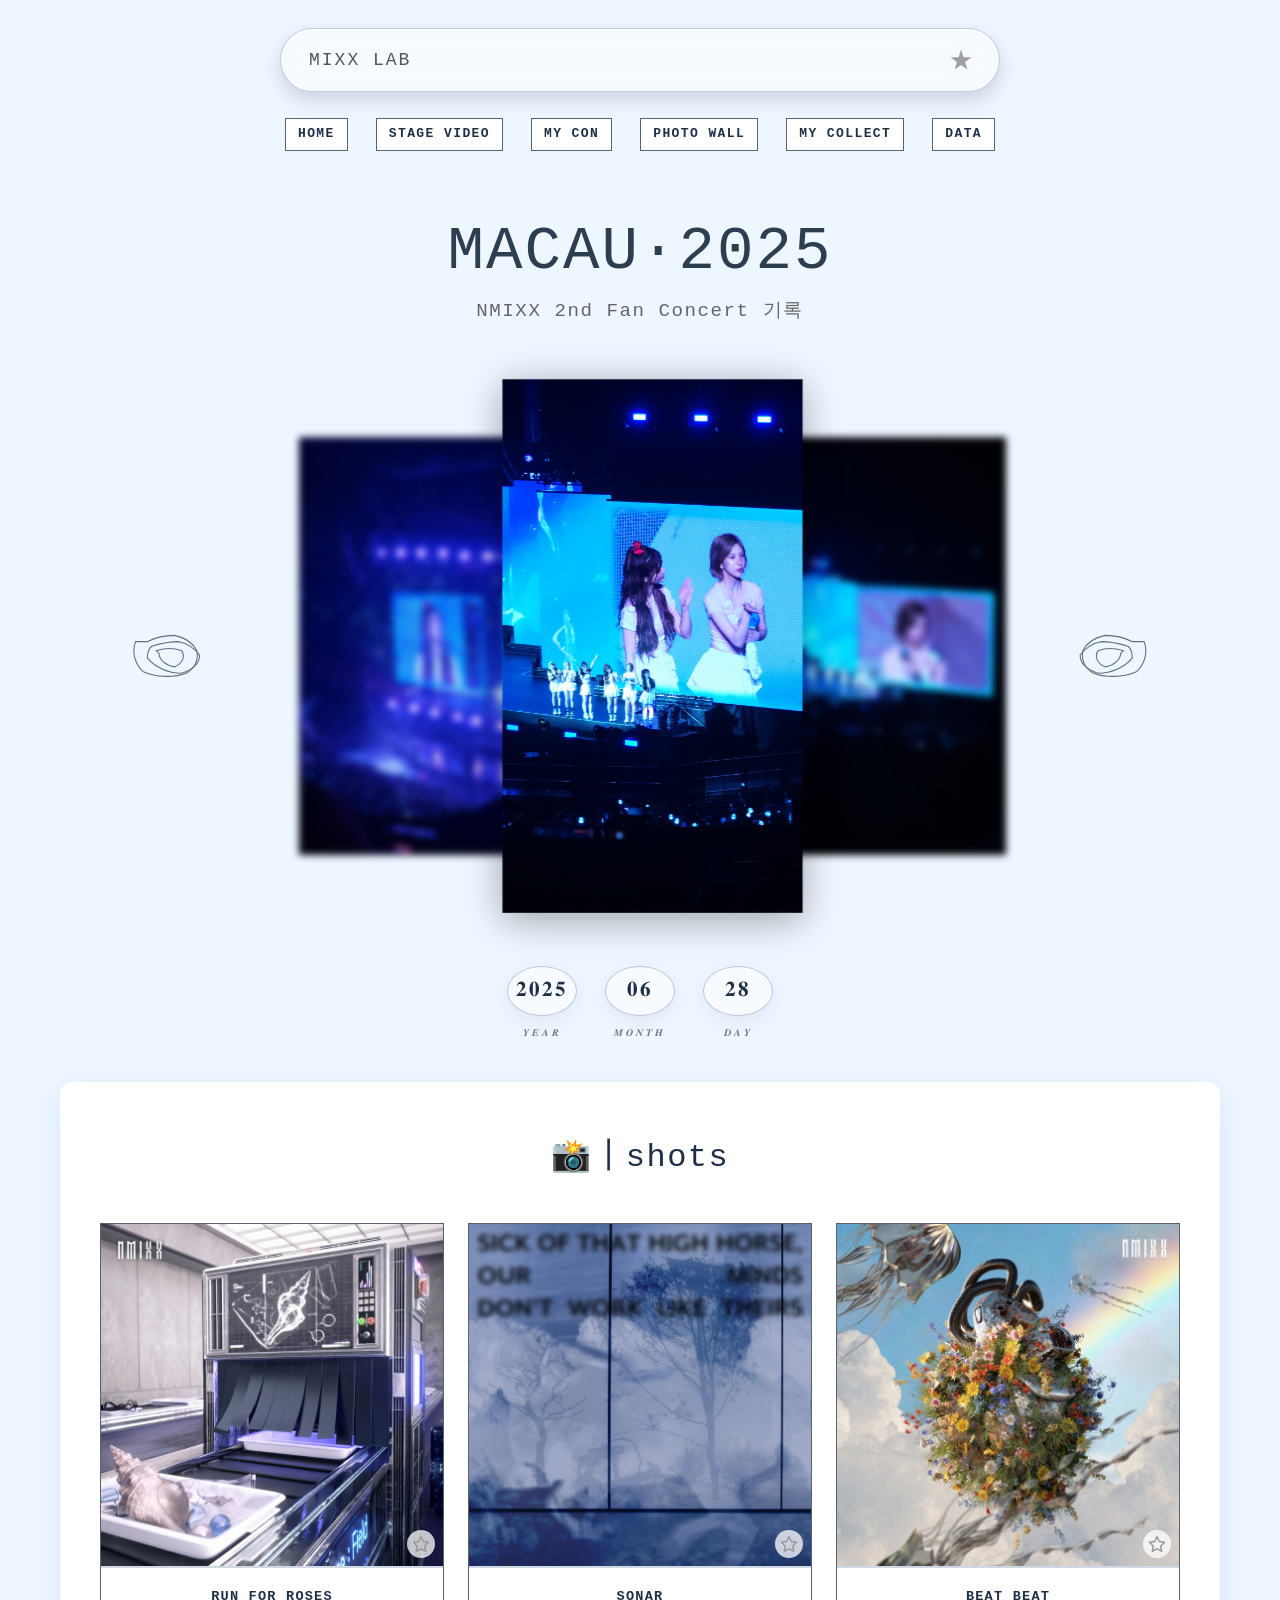
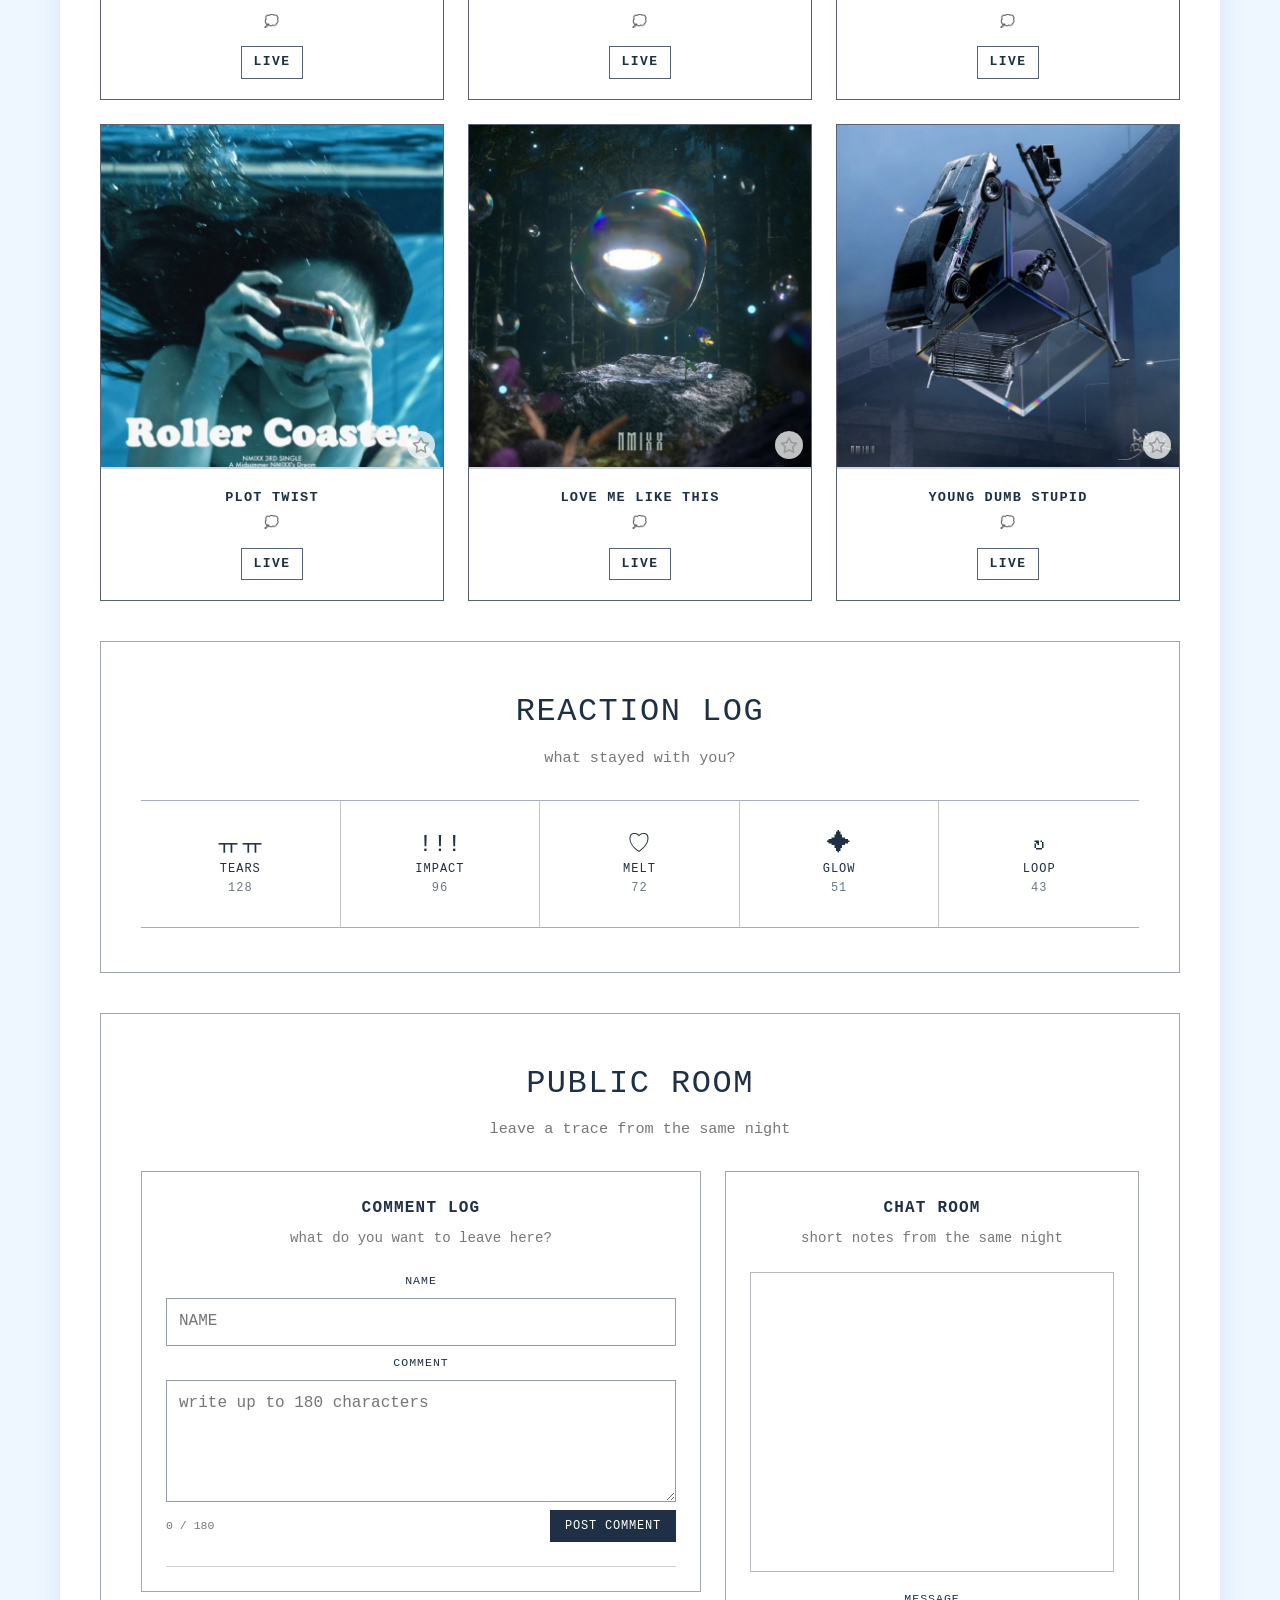
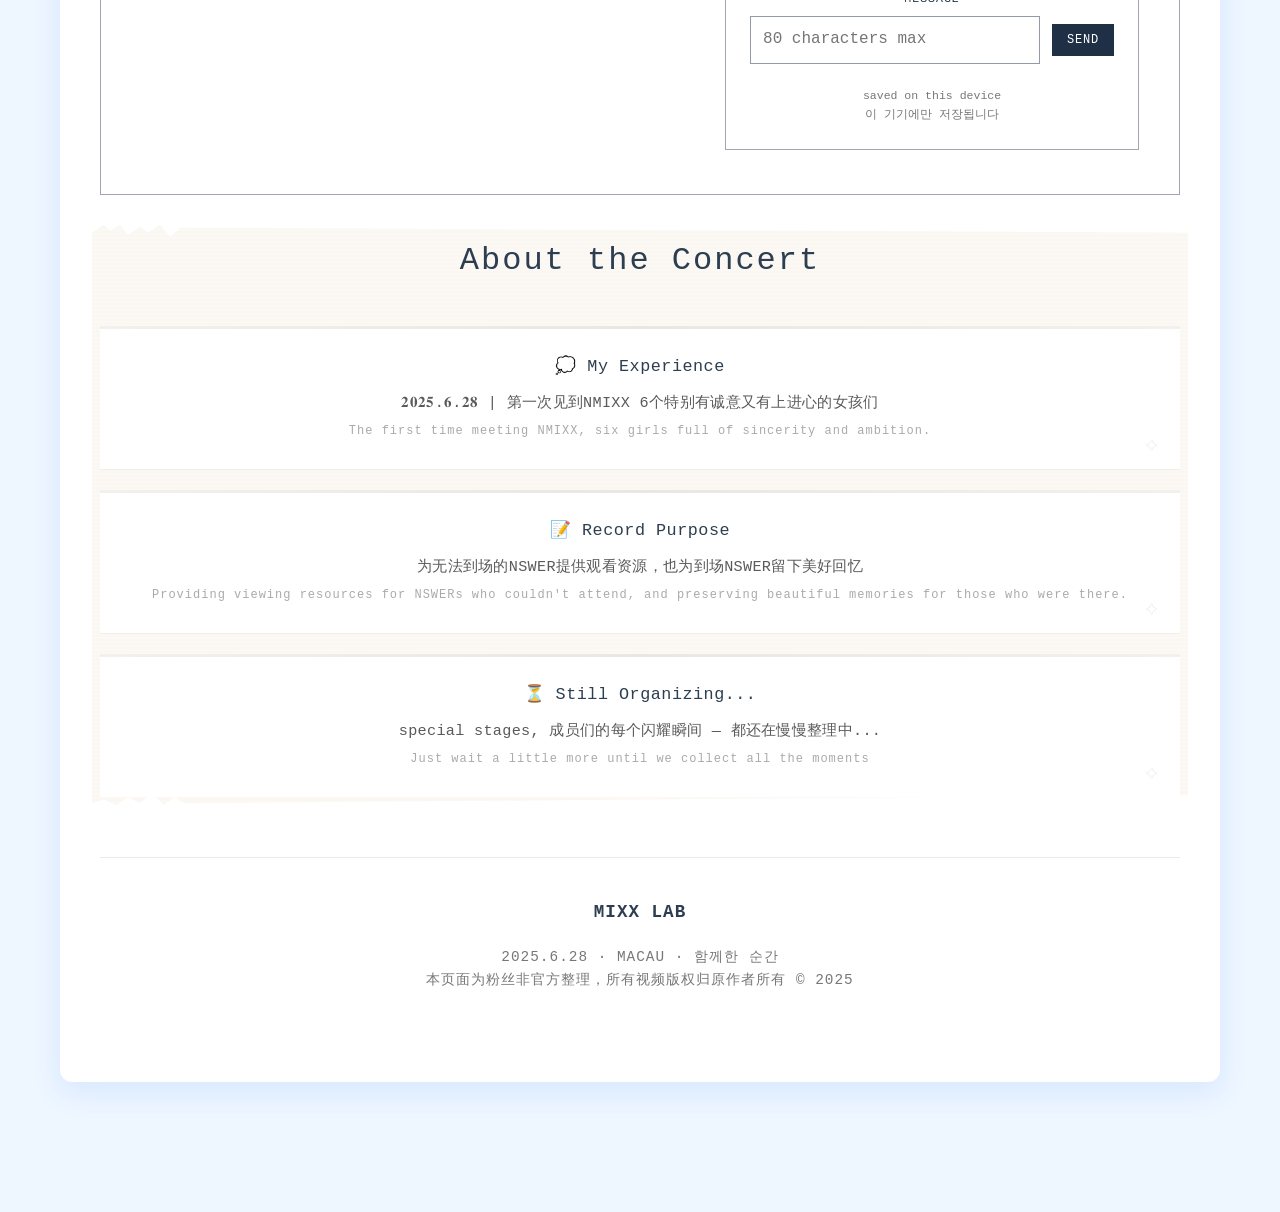
<file: index.html>
<!DOCTYPE html>
<html lang="zh-CN">
<head>
    <meta charset="UTF-8">
    <meta name="viewport" content="width=device-width, initial-scale=1.0">
    <meta name="description" content="NMIXX 2nd Fan Concert Macau 2025 - 饭拍影像记录">
    <title>NMIXX | 2nd Fan Concert Macau 2025 - 饭拍影像记录</title>
    <link rel="stylesheet" href="https://cdnjs.cloudflare.com/ajax/libs/font-awesome/6.4.0/css/all.min.css">

<link rel="stylesheet" href="css/style.css">
</head>
<body>

    <!-- === 顶部两行导航 === -->
    
    <!-- 第一行：浏览器条导航 -->
    <div class="hero-nav">
        <div class="browser-bar">
            <span class="browser-text">MIXX LAB</span>
        </div>
    </div>

<!-- 第二行：导航链接 -->
<nav class="main-nav">
    <div class="nav-container">
        <ul class="nav-menu">
            <li class="nav-item"><a href="#home" class="nav-link active" data-section="home">HOME</a></li>
            <li class="nav-item"><a href="#videos" class="nav-link" data-section="videos">STAGE VIDEO</a></li>
<a href="#reactionLog" class="nav-link" data-section="reactionLog">MY CON</a>
<li class="nav-item"><a href="#photoWall" class="nav-link">PHOTO WALL</a></li>
<!-- 新增收藏跳转按钮，无data-section，新开页面 -->
<li class="nav-item"><a href="collect.html" class="nav-link" data-section="collect">MY COLLECT</a></li>
<!-- 新增数据看板入口（独立页 data.html） -->
<li class="nav-item"><a href="data.html" class="nav-link" data-section="data">DATA</a></li>
            </li>
        </ul>
    </div>
</nav>

<div class="container">
        <!-- 主标题区域 -->
        <section class="main-title" id="home">

            <h1>MACAU·2025</h1>
            <h2>NMIXX 2nd Fan Concert 기록</h2> 


<section class="photo-wall" id="photoWall">           
<!-- 外层容器：左翅膀 + 图片 + 右翅膀 -->
<div class="photo-wrapper">
    <!-- 左翅膀：点击上一张 -->
<svg class="wing-btn wing-left" viewBox="0 0 200 100" onclick="prevImage()">
    <g stroke="#1f2f46" fill="none" stroke-width="1.2" opacity="0.9">
        <path d="M 60,45 C 70,40 80,38 90,38 C 100,40 110,45 115,55 C 117,65 113,75 103,80 C 90,85 70,85 55,78 C 45,68 43,55 47,45 Z" />
        <path d="M 65,50 C 75,47 85,45 95,45 C 105,47 113,53 118,60 C 118,70 110,76 98,80 C 83,80 68,73 60,63 C 60,53 65,50 65,50 Z" />
        <path d="M 70,55 C 80,52 90,52 98,55 C 103,62 98,70 90,73 C 80,71 73,65 73,58 Z" />
    </g>
</svg>

<div class="title-photo" id="photoStack">
    <!-- 左右透明切换按钮 -->
    <div class="photo-nav-btn left-btn" onclick="prevImage()"></div>
    <div class="photo-nav-btn right-btn" onclick="nextImage()"></div>
    <!-- 卡片由 JavaScript 动态生成 -->
<div class="collect-btn-top" onclick="collectCurrentPic()">
    <i class="fa-solid fa-heart"></i>
</div>
</div>

    <!-- 右翅膀：点击下一张 -->
<svg class="wing-btn wing-right" viewBox="0 0 200 100" onclick="nextImage()">
    <g stroke="#1f2f46" fill="none" stroke-width="1.2" opacity="0.9" transform="translate(200,0) scale(-1,1)">
        <path d="M 60,45 C 70,40 80,38 90,38 C 100,40 110,45 115,55 C 117,65 113,75 103,80 C 90,85 70,85 55,78 C 45,68 43,55 47,45 Z" />
        <path d="M 65,50 C 75,47 85,45 95,45 C 105,47 113,53 118,60 C 118,70 110,76 98,80 C 83,80 68,73 60,63 C 60,53 65,50 65,50 Z" />
        <path d="M 70,55 C 80,52 90,52 98,55 C 103,62 98,70 90,73 C 80,71 73,65 73,58 Z" />
    </g>
</svg>
</div>

            <!-- 日期展示 -->
            <div class="date-display">
                <div class="date-item">
                    <span class="date-number">𝟐𝟎𝟐𝟓</span>
                    <span class="date-label">𝒀𝑬𝑨𝑹</span>
                </div>
                <div class="date-item">
                    <span class="date-number">𝟎𝟔</span>
                    <span class="date-label">𝑴𝑶𝑵𝑻𝑯</span>
                </div>
                <div class="date-item">
                    <span class="date-number">𝟐𝟖</span>
                    <span class="date-label">𝑫𝑨𝒀</span>
                </div>
            </div>
        </section>


        <!-- 新增：视频区域 - 九宫格卡片布局 -->
        <!-- 修改说明：
            1. 改造grid布局：PC端3列、768px以下2列、480px以下单列
            2. 卡片结构改为：顶部图片+悬浮播放按钮 + 中间标题和描述 + 底部按钮
            3. 包含全部19首歌曲
            4. 保留原有导航和主色系，只改布局和卡片样式
        -->
        <section class="video-section" id="videos">
            <div class="section-header">
                <h2>📸┃shots</h2>
            </div>
            
<!-- 九宫格卡片容器：PC端3列 -->
<div class="video-list">
    <!-- 第1首：Run For Roses -->
    <div class="video-card">
        <div class="video-card-image">
            <img src="images/0083znWegy1i87ccvegsoj33y83y84qr.jpg" alt="Run For Roses">
            <!-- 删除失效境外img，不再404报错 -->
<button class="collect-btn-card" data-title="Run For Roses" onclick="collectVideo('Run For Roses',this)">                <i class="fa-regular fa-star"></i>
            </button>
        </div>
        <div class="video-card-content">
            <h3 class="video-card-title">Run For Roses</h3>
            <p class="video-card-desc">💭</p>
            <a href="purchase.html?track=1" target="_blank" class="video-link">LIVE</a>
        </div>
    </div>

    <!-- 第2首：Sonar -->
    <div class="video-card">
        <div class="video-card-image">
            <img src="images/006YIJCWly1hzdvh4jt3cj30u00u0wi0.jpg" alt="Sonar">
<button class="collect-btn-card" data-title="Sonar" onclick="collectVideo('Sonar',this)">                <i class="fa-regular fa-star"></i>
            </button>
        </div>
        <div class="video-card-content">
            <h3 class="video-card-title">Sonar</h3>
            <p class="video-card-desc">💭</p>
            <a href="purchase.html?track=2" target="_blank" class="video-link">LIVE</a>
        </div>
    </div>

    <!-- 第3首：Beat Beat -->
    <div class="video-card">
        <div class="video-card-image">
            <img src="images/006YIJCWgy1hx3dg3bb2aj30u00u00zy.jpg" alt="Beat Beat">
<button class="collect-btn-card" data-title="Beat Beat" onclick="collectVideo('Beat Beat',this)">                <i class="fa-regular fa-star"></i>
            </button>
        </div>
        <div class="video-card-content">
            <h3 class="video-card-title">Beat Beat</h3>
            <p class="video-card-desc">💭</p>
            <a href="purchase.html?track=3" target="_blank" class="video-link">LIVE</a>
        </div>
    </div>

    <!-- 第4首：Plot Twist -->
    <div class="video-card">
        <div class="video-card-image">
            <img src="images/006YIJCWgy1hx3dg2srhbj30u00u0q6i.jpg" alt="Plot Twist">
<button class="collect-btn-card" data-title="Plot Twist" onclick="collectVideo('Plot Twist',this)">                <i class="fa-regular fa-star"></i>
            </button>
        </div>
        <div class="video-card-content">
            <h3 class="video-card-title">Plot Twist</h3>
            <p class="video-card-desc">💭</p>
            <a href="purchase.html?track=4" target="_blank" class="video-link">LIVE</a>
        </div>
    </div>

    <!-- 第5首：Love Me Like This -->
    <div class="video-card">
        <div class="video-card-image">
            <img src="images/006YIJCWgy1hx3dg2fxmwj30u00u0jue.jpg" alt="Love Me Like This">
<button class="collect-btn-card" data-title="Love Me Like This" onclick="collectVideo('Love Me Like This',this)">                <i class="fa-regular fa-star"></i>
            </button>
        </div>
        <div class="video-card-content">
            <h3 class="video-card-title">Love Me Like This</h3>
            <p class="video-card-desc">💭</p>
            <a href="purchase.html?track=5" target="_blank" class="video-link">LIVE</a>
        </div>
    </div>

    <!-- 第6首：Young Dumb Stupid -->
    <div class="video-card">
        <div class="video-card-image">
            <img src="images/006YIJCWgy1hx3dg1myq8j30u00u0n0d.jpg" alt="Young Dumb Stupid">
<button class="collect-btn-card" data-title="Young Dumb Stupid" onclick="collectVideo('Young Dumb Stupid',this)">                <i class="fa-regular fa-star"></i>
            </button>
        </div>
        <div class="video-card-content">
            <h3 class="video-card-title">Young Dumb Stupid</h3>
            <p class="video-card-desc">💭</p>
            <a href="purchase.html?track=6" target="_blank" class="video-link">LIVE</a>
        </div>
    </div>
</div>
        
        <section class="reaction-section" id="reactionLog">
            <div class="section-header">
                <h2>REACTION LOG</h2>
                <p>what stayed with you?</p>
            </div>
            <div class="reaction-list" id="reactionList" aria-label="Reaction log"></div>
        </section>

        <section class="public-room" id="publicRoom">
            <div class="section-header">
                <h2>PUBLIC ROOM</h2>
                <p>leave a trace from the same night</p>
            </div>
            <div class="public-room-grid">
                <section class="room-module comment-log" id="commentLog">
                    <div class="room-module-header">
                        <h3>COMMENT LOG</h3>
                        <p>what do you want to leave here?</p>
                    </div>
                    <form class="room-form" id="commentForm">
                        <label for="userName">NAME</label>
                        <input id="userName" name="name" type="text" maxlength="40" autocomplete="nickname" placeholder="NAME" required>
                        <label for="userMsg">COMMENT</label>
                        <textarea id="userMsg" name="comment" maxlength="180" placeholder="write up to 180 characters" required></textarea>
                        <div class="room-form-meta">
                            <span id="commentCount">0 / 180</span>
                            <button type="submit">POST COMMENT</button>
                        </div>
                    </form>
                    <div class="comment-list" id="commentList" aria-live="polite"></div>
                </section>

                <section class="room-module chat-log" id="chatRoom">
                    <div class="room-module-header">
                        <h3>CHAT ROOM</h3>
                        <p>short notes from the same night</p>
                    </div>
                    <div class="chat-list" id="chatWrap" aria-live="polite"></div>
                    <form class="chat-input" id="chatForm">
                        <label for="chatInput">MESSAGE</label>
                        <div class="chat-compose">
                            <input id="chatInput" name="message" type="text" maxlength="80" placeholder="80 characters max" required>
                            <button type="submit">SEND</button>
                        </div>
                        <div class="room-storage-note">saved on this device<br>이 기기에만 저장됩니다</div>
                    </form>
                </section>
            </div>
        </section>

        <!-- 关于演出区域 -->
        <section class="about-section" id="about">
            <div class="section-header">
                <h2>About the Concert</h2>
            </div>
            
           <div class="info-box">
    <h3>💭 My Experience</h3>
    <p>
        𝟐𝟎𝟐𝟓.𝟔.𝟐𝟖 | 第一次见到NMIXX 6个特别有诚意又有上进心的女孩们
        <span class="en">The first time meeting NMIXX, six girls full of sincerity and ambition. </span>
    </p>
</div>

<div class="info-box">
    <h3>📝 Record Purpose</h3>
    <p>
        为无法到场的NSWER提供观看资源，也为到场NSWER留下美好回忆 
        <span class="en">Providing viewing resources for NSWERs who couldn't attend, and preserving beautiful memories for those who were there. </span>
    </p>
</div>

<div class="info-box">
    <h3>⏳ Still Organizing...</h3>
    <p>
        special stages, 成员们的每个闪耀瞬间 — 都还在慢慢整理中...
        <span class="en">Just wait a little more until we collect all the moments </span>
    </p>
</div>
        </section>
        
        <!-- 页脚 -->
        <footer>
            <div class="footer-content">
                <h3>MIXX LAB</h3>
                <p>2025.6.28 · MACAU · 함께한 순간</p>
                <p class="copyright">本页面为粉丝非官方整理，所有视频版权归原作者所有 © 2025</p>
            </div>
        </footer>
    </div>

<script src="js/main.js"></script>

</body>
</html>
</file>
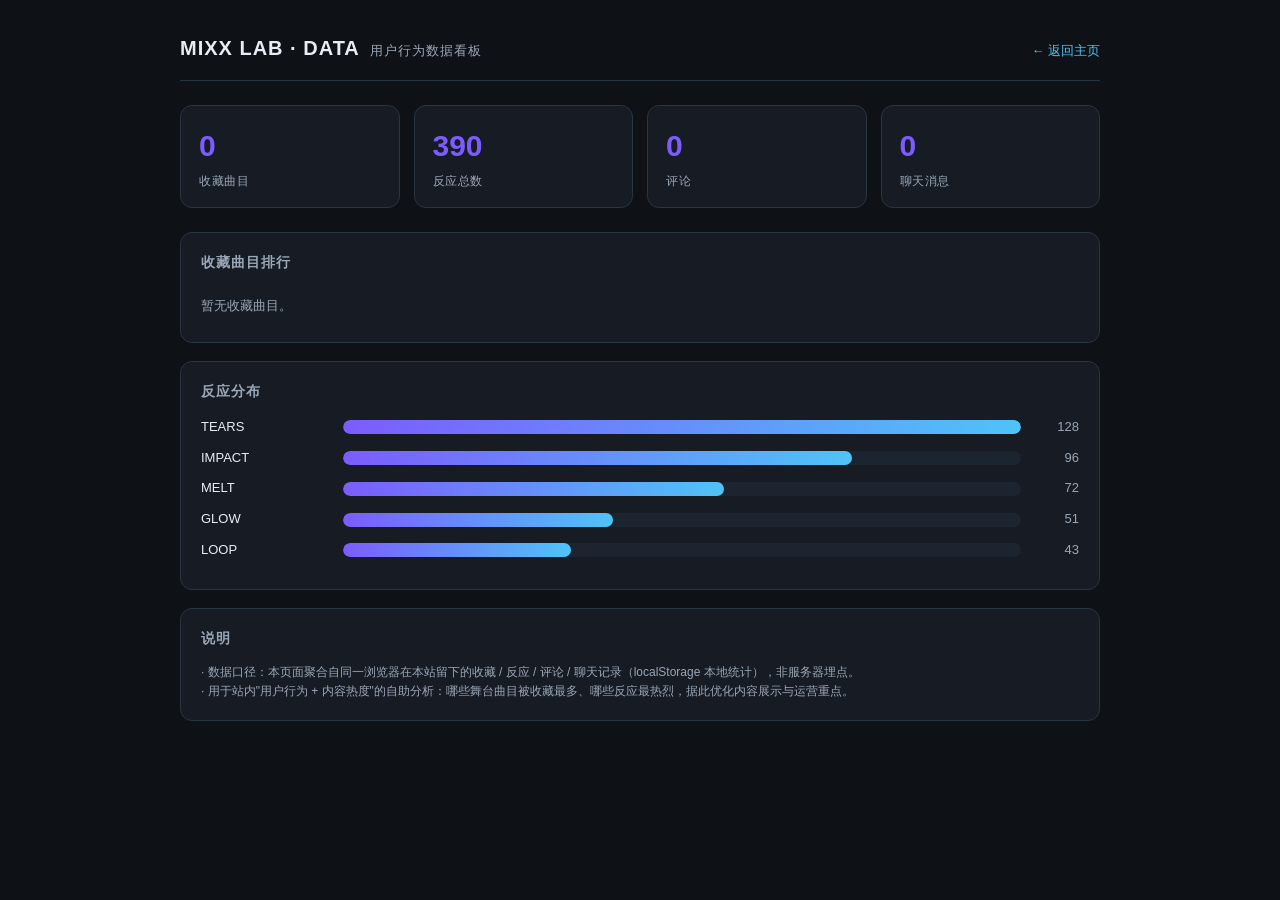
<file: data.html>
<!DOCTYPE html>
<html lang="zh-CN">
<head>
    <meta charset="UTF-8">
    <meta name="viewport" content="width=device-width, initial-scale=1.0">
    <meta name="description" content="MIXX LAB 用户行为数据看板 - 基于本机浏览器的收藏/反应/评论/聊天聚合统计">
    <title>MIXX LAB · DATA | 用户行为数据看板</title>
    <style>
        :root {
            --bg: #0e1116;
            --card: #161b24;
            --card-2: #1c2430;
            --line: #2a3542;
            --ink: #e8edf5;
            --ink-2: #9aa7b6;
            --accent: #7c5cff;
            --accent-2: #4fc3f7;
            --green: #3ddc97;
        }
        * { box-sizing: border-box; margin: 0; padding: 0; }
        body {
            font-family: "Segoe UI", -apple-system, "PingFang SC", "Microsoft YaHei", sans-serif;
            background: var(--bg);
            color: var(--ink);
            line-height: 1.6;
            min-height: 100vh;
        }
        .wrap { max-width: 960px; margin: 0 auto; padding: 32px 20px 48px; }
        header.top { display: flex; align-items: baseline; justify-content: space-between; flex-wrap: wrap; gap: 8px; border-bottom: 1px solid var(--line); padding-bottom: 16px; margin-bottom: 24px; }
        h1 { font-size: 20px; letter-spacing: 1px; }
        h1 small { color: var(--ink-2); font-weight: 400; margin-left: 10px; font-size: 13px; }
        .back { color: var(--accent-2); text-decoration: none; font-size: 13px; }
        .kpis { display: grid; grid-template-columns: repeat(auto-fit, minmax(150px, 1fr)); gap: 14px; margin-bottom: 24px; }
        .kpi { background: var(--card); border: 1px solid var(--line); border-radius: 12px; padding: 16px 18px; }
        .kpi .num { font-size: 30px; font-weight: 700; color: var(--accent); }
        .kpi .lbl { font-size: 12px; color: var(--ink-2); margin-top: 2px; letter-spacing: .5px; }
        .panel { background: var(--card); border: 1px solid var(--line); border-radius: 12px; padding: 18px 20px; margin-bottom: 18px; }
        .panel h2 { font-size: 14px; color: var(--ink-2); letter-spacing: 1px; margin-bottom: 14px; }
        .bar-row { display: grid; grid-template-columns: 130px 1fr 46px; align-items: center; gap: 12px; margin-bottom: 10px; font-size: 13px; }
        .bar-row .name { color: var(--ink); white-space: nowrap; overflow: hidden; text-overflow: ellipsis; }
        .bar-track { height: 14px; background: var(--card-2); border-radius: 999px; overflow: hidden; }
        .bar-fill { height: 100%; background: linear-gradient(90deg, var(--accent), var(--accent-2)); border-radius: 999px; width: 0; transition: width .6s ease; }
        .bar-row .val { text-align: right; color: var(--ink-2); font-variant-numeric: tabular-nums; }
        .empty { color: var(--ink-2); font-size: 13px; padding: 8px 0; }
        .note { color: var(--ink-2); font-size: 12px; margin-top: 6px; }
        .pill { display: inline-block; background: var(--card-2); border: 1px solid var(--line); border-radius: 999px; padding: 2px 10px; font-size: 11px; color: var(--ink-2); margin-right: 6px; }
    </style>
</head>
<body>
    <div class="wrap">
        <header class="top">
            <h1>MIXX LAB · DATA<small>用户行为数据看板</small></h1>
            <a class="back" href="index.html">← 返回主页</a>
        </header>

        <div class="kpis">
            <div class="kpi"><div class="num" id="kCollect">0</div><div class="lbl">收藏曲目</div></div>
            <div class="kpi"><div class="num" id="kReaction">0</div><div class="lbl">反应总数</div></div>
            <div class="kpi"><div class="num" id="kComment">0</div><div class="lbl">评论</div></div>
            <div class="kpi"><div class="num" id="kChat">0</div><div class="lbl">聊天消息</div></div>
        </div>

        <div class="panel">
            <h2>收藏曲目排行</h2>
            <div id="collectList"></div>
        </div>

        <div class="panel">
            <h2>反应分布</h2>
            <div id="reactionList"></div>
        </div>

        <div class="panel">
            <h2>说明</h2>
            <div class="note">
                · 数据口径：本页面聚合自同一浏览器在本站留下的收藏 / 反应 / 评论 / 聊天记录（localStorage 本地统计），非服务器埋点。<br>
                · 用于站内"用户行为 + 内容热度"的自助分析：哪些舞台曲目被收藏最多、哪些反应最热烈，据此优化内容展示与运营重点。
            </div>
        </div>
    </div>

<script>
(function () {
    'use strict';
    function read(key, fb) { try { const v = localStorage.getItem(key); return v ? JSON.parse(v) : fb; } catch (e) { return fb; } }

    const collect = read('mixx_lab_collect', []);
    const reactions = read('mixx-lab-reactions', {});
    const comments = read('mixx-lab-comments', []);
    const chat = read('mixx-lab-chat', []);

    // 反应基础值（与 main.js 一致）
    const reactionDefaults = [
        { symbol: 'ㅠㅠ', label: 'TEARS', base: 128 },
        { symbol: '!!!', label: 'IMPACT', base: 96 },
        { symbol: '♡', label: 'MELT', base: 72 },
        { symbol: '✦', label: 'GLOW', base: 51 },
        { symbol: '↻', label: 'LOOP', base: 43 }
    ];

    // KPI
    document.getElementById('kCollect').textContent = Array.isArray(collect) ? collect.length : 0;
    document.getElementById('kComment').textContent = Array.isArray(comments) ? comments.length : 0;
    document.getElementById('kChat').textContent = Array.isArray(chat) ? chat.length : 0;
    const totalReaction = reactionDefaults.reduce((s, r) => s + r.base + (reactions[r.label] || 0), 0);
    document.getElementById('kReaction').textContent = totalReaction;

    // 收藏曲目排行
    const cWrap = document.getElementById('collectList');
    const cArr = Array.isArray(collect) ? collect : [];
    if (!cArr.length) { cWrap.innerHTML = '<div class="empty">暂无收藏曲目。</div>'; }
    else {
        const counts = {};
        cArr.forEach(t => { counts[t] = (counts[t] || 0) + 1; });
        const rows = Object.entries(counts).sort((a, b) => b[1] - a[1]);
        const max = rows[0][1] || 1;
        rows.forEach(([title, n]) => {
            const row = document.createElement('div');
            row.className = 'bar-row';
            row.innerHTML =
                '<div class="name"></div>' +
                '<div class="bar-track"><div class="bar-fill"></div></div>' +
                '<div class="val"></div>';
            row.querySelector('.name').textContent = title;
            row.querySelector('.bar-fill').style.width = (n / max * 100) + '%';
            row.querySelector('.val').textContent = n;
            cWrap.appendChild(row);
        });
    }

    // 反应分布
    const rWrap = document.getElementById('reactionList');
    const rRows = reactionDefaults.map(r => ({ label: r.label, count: r.base + (reactions[r.label] || 0) }))
        .sort((a, b) => b.count - a.count);
    const rMax = rRows[0].count || 1;
    rRows.forEach(r => {
        const row = document.createElement('div');
        row.className = 'bar-row';
        row.innerHTML =
            '<div class="name"></div>' +
            '<div class="bar-track"><div class="bar-fill"></div></div>' +
            '<div class="val"></div>';
        row.querySelector('.name').textContent = r.label;
        row.querySelector('.bar-fill').style.width = (r.count / rMax * 100) + '%';
        row.querySelector('.val').textContent = r.count;
        rWrap.appendChild(row);
    });
}());
</script>
</body>
</html>
</file>
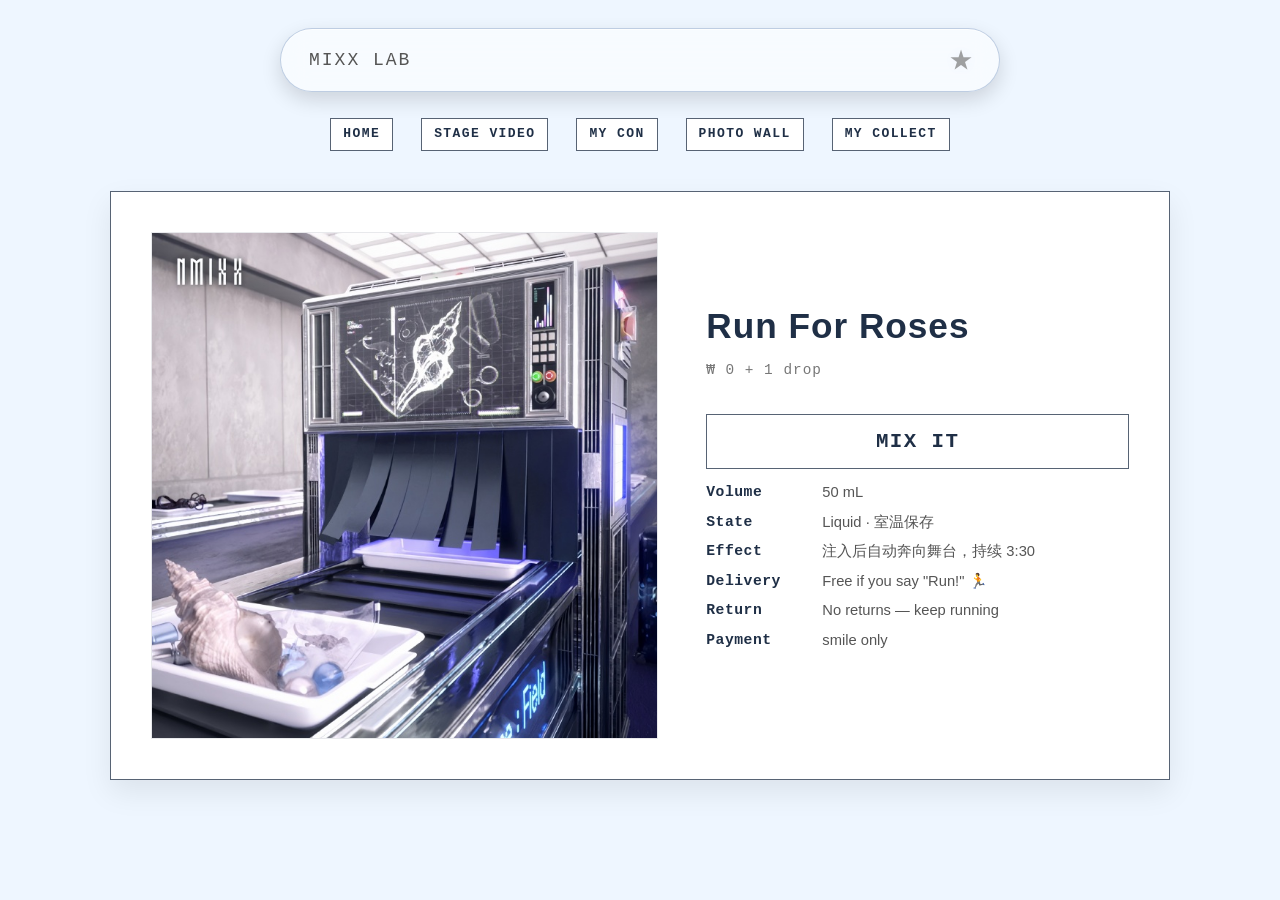
<file: purchase.html>
<!DOCTYPE html>
<html lang="zh-CN">
<head>
    <meta charset="UTF-8">
    <meta name="viewport" content="width=device-width, initial-scale=1.0">
    <title>NMIXX · Experiment in MACAU</title>
    <link rel="stylesheet" href="css/purchase.css">
 
</head>
<body>

    <!-- ===== 顶部导航 ===== -->
    <div class="hero-nav">
        <div class="browser-bar">
            <span class="browser-text">MIXX LAB</span>
        </div>
    </div>

    <nav class="main-nav">
        <div class="nav-container">
 <ul class="nav-menu">
    <li class="nav-item"><a href="index.html#home" class="nav-link" data-section="home">HOME</a></li>
    <li class="nav-item"><a href="index.html#videos" class="nav-link" data-section="videos">STAGE VIDEO</a></li>
    <li class="nav-item"><a href="index.html#about" class="nav-link" data-section="about">MY CON</a></li>
    <li class="nav-item"><a href="index.html#gallery" class="nav-link" data-section="gallery">PHOTO WALL</a></li>
    <li class="nav-item"><a href="collect.html" class="nav-link" data-section="collect">MY COLLECT</a></li>
</ul>
    </div>

    <!-- ===== 商品详情 ===== -->
    <div class="product-container" id="app">
        <div class="product-wrapper">
            <div class="product-image">
                <img id="productImage" src="" alt="NMIXX">
            </div>
            <div class="product-info">
                <h1 class="product-title" id="productTitle">NMIXX 2nd Fan Concert</h1>
                <p class="product-sub" id="productSub">'DASH' in MACAU · 2025.06.28</p>

                <div class="btn-group" style="justify-content: center;">
                    <a href="#" target="_blank" class="btn btn-watch" id="watchBtn">Mix It</a>
                </div>

                <div class="info-grid" id="productInfo">
                    <!-- 由 JavaScript 动态渲染 -->
                </div>
            </div>
        </div>
    </div>


<script src="js/purchase.js"></script>
</body>
</html>
</file>
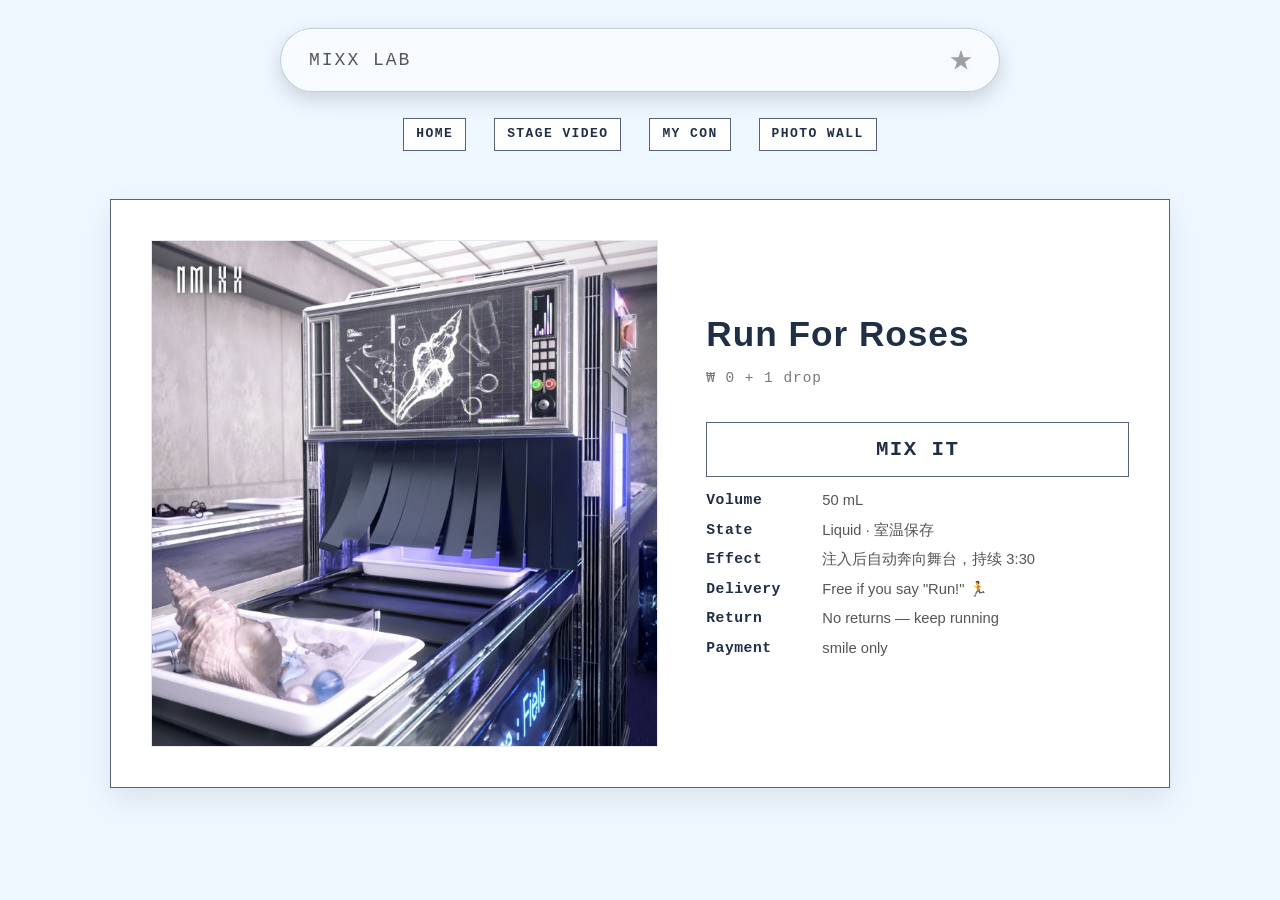
<file: gh-pages-html-template-master/purchase.html>
<!DOCTYPE html>
<html lang="zh-CN">
<head>
    <meta charset="UTF-8">
    <meta name="viewport" content="width=device-width, initial-scale=1.0">
    <title>NMIXX · Experiment in MACAU</title>
    <style>
        /* ===== 全局变量 & 重置 ===== */
        :root {
            --light-blue: #eef6ff;
            --text-dark: #333;
            --white: #ffffff;
            --gray-bg: #f8fafd;
            --primary-blue: #0b6cff;
        }
        * {
            margin: 0;
            padding: 0;
            box-sizing: border-box;
        }
        body {
            font-family: "Segoe UI", "PingFang SC", "Microsoft YaHei", sans-serif;
            background-color: var(--light-blue);
            color: var(--text-dark);
            line-height: 1.6;
            -webkit-font-smoothing: antialiased;
        }

        /* ===== 顶部导航 ===== */
        .hero-nav {
            width: 100%;
            height: 120px;
            background-color: var(--light-blue);
            margin-bottom: -10px;
            display: flex;
            justify-content: center;
            align-items: center;
        }
        @media (max-width: 768px) {
            .hero-nav { height: 90px; }
        }
        @media (max-width: 480px) {
            .hero-nav { height: 80px; }
        }

        .browser-bar {
            width: 720px;
            max-width: 90%;
            height: 64px;
            display: flex;
            align-items: center;
            justify-content: space-between;
            padding: 0 28px;
            background: rgba(255, 255, 255, 0.55);
            backdrop-filter: blur(14px);
            -webkit-backdrop-filter: blur(14px);
            border-radius: 999px;
            border: 1px solid rgba(120, 150, 190, 0.45);
            box-shadow: 0 8px 20px rgba(0,0,0,0.14), inset 0 1px 0 rgba(255,255,255,0.65);
            position: relative;
            animation: bar-breathe 3s ease-in-out infinite;
        }
        @media (max-width: 768px) {
            .browser-bar { height: 56px; padding: 0 24px; }
        }
        @media (max-width: 480px) {
            .browser-bar { height: 48px; padding: 0 20px; }
        }
        .browser-bar::after {
            content: "★";
            font-size: 24px;
            position: absolute;
            right: 26px;
            top: 50%;
            transform: translateY(-50%);
            opacity: 0.55;
            color: #555;
            text-shadow: 0 0 4px rgba(255,255,255,0.35), 0 0 10px rgba(160,180,255,0.25);
            transition: opacity 0.18s ease, text-shadow 0.18s ease, filter 0.18s ease;
        }
        .browser-bar:hover::after {
            opacity: 0.95;
            filter: brightness(1.4) contrast(1.15);
            text-shadow: 0 0 6px rgba(255,255,255,0.9), 0 0 18px rgba(180,200,255,0.75);
        }
        .browser-text {
            font-family: 'Courier New', Consolas, monospace;
            font-size: 18px;
            letter-spacing: 2px;
            color: #555;
        }
        @media (max-width: 768px) {
            .browser-text { font-size: 16px; letter-spacing: 1.5px; }
        }
        @media (max-width: 480px) {
            .browser-text { font-size: 13px; letter-spacing: 1px; }
        }
        @keyframes bar-breathe {
            0% { opacity: 0.92; box-shadow: 0 8px 20px rgba(0,0,0,0.15), inset 0 1px 0 rgba(255,255,255,0.6); }
            50% { opacity: 1; box-shadow: 0 10px 28px rgba(0,0,0,0.22), inset 0 1px 0 rgba(255,255,255,0.8); }
            100% { opacity: 0.92; box-shadow: 0 8px 20px rgba(0,0,0,0.15), inset 0 1px 0 rgba(255,255,255,0.6); }
        }

        .main-nav {
            width: 100%;
            background: transparent;
            padding: 8px 0;
            position: sticky;
            top: 0;
            z-index: 100;
        }
        .nav-container {
            max-width: 800px;
            margin: 0 auto;
            padding: 0 20px;
        }
        .nav-menu {
            display: flex;
            justify-content: center;
            gap: 28px;
            list-style: none;
            margin: 0;
            padding: 0;
            flex-wrap: wrap;
        }
        @media (max-width: 768px) {
            .nav-menu { gap: 16px; }
        }
        @media (max-width: 480px) {
            .nav-menu { gap: 12px; justify-content: flex-start; overflow-x: auto; padding: 0 8px; }
        }
        .nav-item {
            position: relative;
            flex-shrink: 0;
        }
        .nav-link {
            display: inline-block;
            min-width: 10px;
            text-align: center;
            padding: 5px 12px;
            font-family: 'Courier New', Consolas, monospace;
            font-weight: 600;
            font-size: 13px;
            letter-spacing: 1.4px;
            text-transform: uppercase;
            color: #1f2f46;
            background: #ffffff;
            border: 1px solid rgba(31, 47, 70, 0.75);
            border-radius: 0;
            text-decoration: none;
            transition: background 0.25s ease, box-shadow 0.25s ease, transform 0.15s ease;
            cursor: pointer;
            user-select: none;
        }
        .nav-link:hover {
            background: #eef3f8;
            color: #1f2f46;
            box-shadow: inset 0 1px 0 rgba(255,255,255,0.7), 0 2px 4px rgba(0,0,0,0.18);
        }
        .nav-link:active {
            transform: translateY(2px);
            box-shadow: inset 1px 1px 0 rgba(0,0,0,0.2), inset -1px -1px 0 rgba(255,255,255,0.8);
        }
        .nav-link.active {
            background: #ffffff;
            border-color: var(--primary-blue);
            color: var(--primary-blue);
        }
        @media (max-width: 768px) {
            .nav-link { padding: 4px 10px; font-size: 12px; }
        }
        @media (max-width: 480px) {
            .nav-link { padding: 4px 9px; font-size: 11px; letter-spacing: 1px; }
        }

        /* ===== 购买页主体 ===== */
        .product-container {
            max-width: 1100px;
            margin: 40px auto;
            padding: 0 20px;
        }
        .product-wrapper {
            display: flex;
            gap: 48px;
            background: #ffffff;
            border: 1px solid rgba(31, 47, 70, 0.75);
            padding: 40px;
            box-shadow: 0 12px 28px rgba(0,0,0,0.08);
        }
        .product-image {
            flex: 1.2;
            min-width: 0;
        }
        .product-image img {
            width: 100%;
            height: auto;
            display: block;
            border: 1px solid rgba(31,47,70,0.1);
        }
        .product-info {
            flex: 1;
            display: flex;
            flex-direction: column;
            justify-content: center;
        }
        .product-title {
            font-family: 'Helvetica Neue', 'PingFang SC', 'Microsoft YaHei', sans-serif;
            font-size: 2.2rem;
            font-weight: 900;
            color: #1f2f46;
            letter-spacing: 1px;
            margin-bottom: 4px;
        }
        .product-sub {
            font-family: 'Courier New', Consolas, monospace;
            font-size: 0.9rem;
            color: #777;
            letter-spacing: 1px;
            margin-bottom: 20px;
        }
        .info-grid {
            display: grid;
            grid-template-columns: 100px 1fr;
            gap: 6px 16px;
            font-size: 0.92rem;
            margin: 12px 0 20px;
        }
        .info-grid .label {
            font-family: 'Courier New', Consolas, monospace;
            font-weight: 600;
            color: #1f2f46;
            letter-spacing: 0.5px;
        }
        .info-grid .value {
            color: #555;
        }
        .btn-group {
            display: flex;
            gap: 16px;
            margin-top: 12px;
            flex-wrap: wrap;
        }
        .btn {
            display: inline-block;
            padding: 10px 32px;
            font-family: 'Courier New', Consolas, monospace;
            font-weight: 600;
            font-size: 13px;
            letter-spacing: 1.4px;
            text-transform: uppercase;
            text-decoration: none;
            border: 1px solid rgba(31, 47, 70, 0.75);
            background: #ffffff;
            color: #1f2f46;
            transition: background 0.25s ease, box-shadow 0.25s ease;
            cursor: pointer;
            border-radius: 0;
            text-align: center;
            flex: 1;
            min-width: 140px;
        }
        .btn:hover {
            background: #eef3f8;
            box-shadow: inset 0 1px 0 rgba(255,255,255,0.7), 0 2px 4px rgba(0,0,0,0.18);
        }
        .btn-buy {
            background: #1f2f46;
            color: white;
            border-color: #1f2f46;
        }
        .btn-buy:hover {
            background: #2c3e50;
        }
        .btn-watch {
            background: transparent;
            color: #1f2f46;
        }

        /* 按钮字体 */
        #watchBtn {
            font-size: 1.3rem;
            font-weight: 700;
        }

        /* 响应式 */
        @media (max-width: 768px) {
            .product-wrapper {
                flex-direction: column;
                padding: 24px;
                gap: 24px;
            }
            .product-image {
                flex: none;
            }
            .product-title {
                font-size: 1.8rem;
            }
            .info-grid {
                grid-template-columns: 1fr;
                gap: 2px;
            }
            .btn-group {
                flex-direction: column;
            }
            .btn {
                flex: none;
                width: 100%;
            }
        }
        @media (max-width: 480px) {
            .product-wrapper { padding: 16px; }
            .product-title { font-size: 1.4rem; }
        }
    </style>
</head>
<body>

    <!-- ===== 顶部导航 ===== -->
    <div class="hero-nav">
        <div class="browser-bar">
            <span class="browser-text">MIXX LAB</span>
        </div>
    </div>

    <nav class="main-nav">
        <div class="nav-container">
            <ul class="nav-menu">
                <li class="nav-item"><a href="index.html#home" class="nav-link" data-section="home">HOME</a></li>
                <li class="nav-item"><a href="index.html#videos" class="nav-link" data-section="videos">STAGE VIDEO</a></li>
                <li class="nav-item"><a href="index.html#about" class="nav-link" data-section="about">MY CON</a></li>
                <li class="nav-item"><a href="index.html#gallery" class="nav-link" data-section="gallery">PHOTO WALL</a></li>
            </ul>
        </div>
    </nav>

    <!-- ===== 商品详情 ===== -->
    <div class="product-container" id="app">
        <div class="product-wrapper">
            <div class="product-image">
                <img id="productImage" src="" alt="NMIXX">
            </div>
            <div class="product-info">
                <h1 class="product-title" id="productTitle">NMIXX 2nd Fan Concert</h1>
                <p class="product-sub" id="productSub">'DASH' in MACAU · 2025.06.28</p>

                <div class="btn-group" style="justify-content: center;">
                    <a href="#" target="_blank" class="btn btn-watch" id="watchBtn">Mix It</a>
                </div>

                <div class="info-grid" id="productInfo">
                    <!-- 由 JavaScript 动态渲染 -->
                </div>
            </div>
        </div>
    </div>

    <script>
        // ===== 六首歌数据（配好图片路径） =====
        const trackData = {
            1: {
                title: 'Run For Roses',
                subtitle: ' ₩ 0 + 1 drop',
                info: [
                    ['Volume', '50 mL'],
                    ['State', 'Liquid · 室温保存'],
                    ['Effect', '注入后自动奔向舞台，持续 3:30'],
                    ['Delivery', 'Free if you say "Run!" 🏃'],
                    ['Return', 'No returns — keep running'],
                    ['Payment', 'smile only']
                ],
                img: '0083znWegy1i87ccvegsoj33y83y84qr.jpg',
                watchLink: 'https://youtu.be/你的链接1'
            },
            2: {
                title: 'Sonar',
                subtitle: ' ₩ 0 + 1 pulse',
                info: [
                    ['Volume', '50 mL'],
                    ['State', 'Gas · 避光保存'],
                    ['Effect', '发出 20Hz~20kHz 信号，锁定你心里那个人'],
                    ['Delivery', 'Free if you say "Sonar!" 📡'],
                    ['Return', 'No returns — signal sent'],
                    ['Payment', 'smile only']
                ],
                img: '006YIJCWly1hzdvh4jt3cj30u00u0wi0.jpg',
                watchLink: 'https://youtu.be/你的链接2'
            },
            3: {
                title: 'Beat Beat',
                subtitle: ' ₩ 0 + 1 beat',
                info: [
                    ['Volume', '50 mL'],
                    ['State', 'Liquid · 摇匀后使用'],
                    ['Effect', '加速心跳至 BPM 128，不可逆'],
                    ['Delivery', 'Free if you say "Beat!" 🥁'],
                    ['Return', 'No returns — rhythm started'],
                    ['Payment', 'smile only']
                ],
                img: '006YIJCWgy1hx3dg3bb2aj30u00u00zy.jpg',
                watchLink: 'https://youtu.be/你的链接3'
            },
            4: {
                title: 'Plot Twist',
                subtitle: ' ₩ 0 + 1 twist',
                info: [
                    ['Volume', '50 mL'],
                    ['State', 'Liquid · 静置后分层'],
                    ['Effect', '静置 5 秒后出现意想不到的沉淀物'],
                    ['Delivery', 'Free if you say "Twist!" 🌀'],
                    ['Return', 'No returns — embrace the twist'],
                    ['Payment', 'smile only']
                ],
                img: '006YIJCWgy1hx3dg2srhbj30u00u0q6i.jpg',
                watchLink: 'https://youtu.be/你的链接4'
            },
            5: {
                title: 'Love Me Like This',
                subtitle: ' ₩ 0 + 1 hug',
                info: [
                    ['Volume', '50 mL'],
                    ['State', 'Liquid · 避光保存'],
                    ['Effect', '接触后产生强烈 “想被爱” 的错觉'],
                    ['Delivery', 'Free if you say "Love!" 💕'],
                    ['Return', 'No returns — love is forever'],
                    ['Payment', 'smile only']
                ],
                img: '006YIJCWgy1hx3dg2fxmwj30u00u0jue.jpg',
                watchLink: 'https://youtu.be/你的链接5'
            },
            6: {
                title: 'Young Dumb Stupid',
                subtitle: ' ₩ 0 + 1 smile',
                info: [
                    ['Volume', '50 mL'],
                    ['State', 'Gas · 易挥发'],
                    ['Effect', '吸入后智商暂时归零，效果持续 3 分钟'],
                    ['Delivery', 'Free if you say "Stupid!" 😜'],
                    ['Return', 'No returns — youth doesn\'t come back'],
                    ['Payment', 'smile only']
                ],
                img: '006YIJCWgy1hx3dg1myq8j30u00u0n0d.jpg',
                watchLink: 'https://youtu.be/你的链接6'
            }
        };

        // ===== 获取 URL 参数 =====
        const urlParams = new URLSearchParams(window.location.search);
        const trackId = urlParams.get('track') || '1';

        // ===== 渲染数据 =====
        const data = trackData[trackId] || trackData[1];

        // 设置图片、标题、副标题、按钮链接
        document.getElementById('productImage').src = data.img;
        document.getElementById('productTitle').textContent = data.title;
        document.getElementById('productSub').textContent = data.subtitle;
        document.getElementById('watchBtn').href = data.watchLink;

        // 渲染 info grid
        const infoContainer = document.getElementById('productInfo');
        infoContainer.innerHTML = '';
        data.info.forEach(row => {
            const label = document.createElement('span');
            label.className = 'label';
            label.textContent = row[0];
            const value = document.createElement('span');
            value.className = 'value';
            value.innerHTML = row[1];
            infoContainer.appendChild(label);
            infoContainer.appendChild(value);
        });
    </script>

</body>
</html>
</file>
<file: css/style.css>
/* =========================
   ① 全局变量区（主题色 / 阴影 / 动画速度）
   作用：统一管理全站配色和常用参数
   改颜色、风格 → 先看这里
   ========================= */
:root {
    --primary-blue: #0b6cff;      /* 主蓝色（按钮 / 图标） */
    --secondary-blue: #39c6ff;    /* 辅助蓝（描边 / 高亮） */
    --light-blue: #eef6ff;        /* 页面背景浅蓝 */
    --dark-blue: #0847a3;         /* hover 深蓝 */
    --text-dark: #333;            /* 主文字色 */
    --text-medium: #555;          /* 次级文字 */
    --text-light: #777;           /* 说明文字 */
    --white: #ffffff;
    --gray-bg: #f8fafd;           /* 灰色卡片背景 */
    --border-radius: 12px;        /* 圆角统一值 */
    --box-shadow: 0 10px 30px rgba(11, 108, 255, 0.1);
    --transition: all 0.3s ease;  /* 动画统一速度 */
}

/* =========================
   ② 全局重置
   作用：清除浏览器默认 margin / padding
   ========================= */
* {
    margin: 0;
    padding: 0;
    box-sizing: border-box;
}

html {
    scroll-behavior: smooth;
    overflow-x: hidden;
}

/* =========================
   ③ 页面主容器
   作用：控制页面最大宽度 & 居中
   ========================= */
.container {
    max-width: 1200px;
    margin: 0 auto;
    padding: 0 20px;
}

/* =========================
   ④ body 基础样式
   作用：整站字体、背景色、行距
   ========================= */
body {
    font-family: "Segoe UI", "PingFang SC", "Microsoft YaHei", sans-serif;
    background-color: var(--light-blue);
    color: var(--text-dark);
    line-height: 1.6;
    overflow-x: hidden;
    -webkit-font-smoothing: antialiased;
    -moz-osx-font-smoothing: grayscale;
}

/* =========================
   ⑱ 顶部大图 Hero 区域
   对应 HTML：<div class="hero-nav">
   优化点：减少高度至120px, 移动端响应式调整
   ========================= */
.hero-nav {
    width: 100%;
    height: 120px;
    background-color: var(--light-blue);
    margin-bottom: -10px;
    display: flex;
    justify-content: center;
    align-items: center;
}

@media (max-width: 768px) {
    .hero-nav {
        height: 90px;
    }
}

@media (max-width: 480px) {
    .hero-nav {
        height: 80px;
    }
}

/* =========================
   ⑲ 图片里的"浏览器标题条"
   优化点：响应式宽度调整, 使用will-change优化动画性能
   ========================= */
.browser-bar {
    width: 720px;
    max-width: 90%;
    height: 64px;
    display: flex;
    align-items: center;
    justify-content: space-between;
    padding: 0 28px;
    background: rgba(255, 255, 255, 0.55);
    backdrop-filter: blur(14px);
    -webkit-backdrop-filter: blur(14px);
    border-radius: 999px;
    border: 1px solid rgba(120, 150, 190, 0.45);
    box-shadow:
        0 8px 20px rgba(0, 0, 0, 0.14),
        inset 0 1px 0 rgba(255, 255, 255, 0.65);
    position: relative;
    animation: bar-breathe 4s ease-in-out infinite;
    will-change: opacity, box-shadow, transform;     /* 增加 transform */
}

@media (max-width: 768px) {
    .browser-bar {
        height: 56px;
        padding: 0 24px;
    }
}

@media (max-width: 480px) {
    .browser-bar {
        height: 48px;
        padding: 0 20px;
    }
}

.browser-bar::after {
    content: "★";
    font-size: 24px;
    position: absolute;
    right: 26px;
    top: 50%;
    transform: translateY(-50%);
    opacity: 0.55;
    color: #555;
    text-shadow:
        0 0 4px rgba(255,255,255,0.35),
        0 0 10px rgba(160,180,255,0.25);
    transition:
        opacity 0.18s ease,
        text-shadow 0.18s ease,
        filter 0.18s ease;
    will-change: opacity, text-shadow;
}

.browser-bar:hover::after {
    opacity: 0.95;
    filter: brightness(1.4) contrast(1.15);
    text-shadow:
        0 0 6px rgba(255,255,255,0.9),
        0 0 18px rgba(180,200,255,0.75);
}

.browser-text {
    font-family: 'Courier New', Consolas, monospace;
    font-size: 18px;
    letter-spacing: 2px;
    color: #555;
}

@media (max-width: 768px) {
    .browser-text {
        font-size: 16px;
        letter-spacing: 1.5px;
    }
}

@media (max-width: 480px) {
    .browser-text {
        font-size: 13px;
        letter-spacing: 1px;
    }
}

@keyframes bar-breathe {
    0%   { opacity: 0.88; box-shadow: 0 8px 20px rgba(0,0,0,0.08); transform: scale(1) translateY(0); }
    50%  { opacity: 1; box-shadow: 0 12px 32px rgba(0,0,0,0.14); transform: scale(1.01) translateY(-2px); }
    100% { opacity: 0.88; box-shadow: 0 8px 20px rgba(0,0,0,0.08); transform: scale(1) translateY(0); }
}
/* =========================
   ⑥ 第二行导航栏（HOME / VIDEO / ABOUT）
   对应 HTML：<nav class="main-nav">
   优化点：添加sticky定位提高可用性, 简化冗余代码, 改进移动端交互
   ========================= */
.main-nav {
    width: 100%;
    background: transparent;          /* 彻底透明 */
    padding: 8px 0;
    position: sticky;
    top: 0;
    z-index: 100;
    animation: nav-breathe 5s ease-in-out infinite;   
}

.nav-container {
    max-width: 800px;
    margin: 0 auto;
    padding: 0 20px;
}

.nav-menu {
    display: flex;
    justify-content: center;
    gap: 28px;
    list-style: none;
    margin: 0;
    padding: 0;
    flex-wrap: wrap;
}

@media (max-width: 768px) {
    .nav-menu {
        gap: 16px;
    }
}

@media (max-width: 480px) {
    .nav-menu {
        gap: 12px;
        justify-content: flex-start;
        overflow-x: auto;
        -webkit-overflow-scrolling: touch;
        padding: 0 8px;
    }
}

.nav-item {
    position: relative;
    flex-shrink: 0;
}

.nav-link {
    display: inline-block;
    min-width: 10px;
    text-align: center;
    padding: 5px 12px;
    font-family: 'Courier New', Consolas, monospace;
    font-weight: 600;
    font-size: 13px;
    letter-spacing: 1.4px;
    text-transform: uppercase;
    color: #1f2f46;
    background: #ffffff;  /* ← 这里改为纯白色 */
    border: 1px solid rgba(31, 47, 70, 0.75);
    border-radius: 0;
    text-decoration: none;
    transition:
        background 0.25s ease,
        box-shadow 0.25s ease,
        transform 0.15s ease;
    cursor: pointer;
    user-select: none;
}

@media (max-width: 768px) {
    .nav-link {
        padding: 4px 10px;
        font-size: 12px;
    }
}

@media (max-width: 480px) {
    .nav-link {
        padding: 4px 9px;
        font-size: 11px;
        letter-spacing: 1px;
    }
}

.nav-link:hover {
    background: #eef3f8;
    color: #1f2f46;
    box-shadow:
        inset 0 1px 0 rgba(255,255,255,0.7),
        0 2px 4px rgba(0,0,0,0.18);
}

.nav-link:active {
    transform: translateY(2px);
    box-shadow:
        inset 1px 1px 0 rgba(0,0,0,0.2),
        inset -1px -1px 0 rgba(255,255,255,0.8);
}

.nav-link.active {
    background: #ffffff;
    border-color: var(--primary-blue);
    color: var(--primary-blue);
}


/* =========================
   ⑧ 主标题区域（MACAU·2025）
   对应 HTML：<section class="main-title">
   优化点：调整padding响应式, 改进移动端字体大小
   ========================= */
.main-title {
    position: relative;
    text-align: center;
    padding: 60px 0 50px;
    margin-bottom: 40px;
    min-height: 80vh;   /* 保证至少占视口的 80% */
    font-family: 
        "Courier New",
        Consolas,
        "Microsoft YaHei UI",
        "PingFang SC",
        monospace;
}

@media (max-width: 768px) {
    .main-title {
        padding: 40px 0 30px;
        margin-bottom: 30px;
    }
}

@media (max-width: 480px) {
    .main-title {
        padding: 30px 0 25px;
        margin-bottom: 20px;
    }
}

/* MACAU2025 大标题 */
.main-title h1 {
    font-size: 3.8rem;
    margin-bottom: 10px;
    letter-spacing: 2px;
    color: #2c3e50;
    font-weight: 400;
    line-height: 1.1;
}

@media (max-width: 768px) {
    .main-title h1 {
        font-size: 2.8rem;
        letter-spacing: 1px;
    }
}

@media (max-width: 480px) {
    .main-title h1 {
        font-size: 2rem;
        letter-spacing: 0.5px;
    }
}

/* 副标题 */
.main-title h2 {
    font-size: 1.2rem;
    font-weight: 400;
    letter-spacing: 1.5px;
    color: #666;
}

@media (max-width: 768px) {
    .main-title h2 {
        font-size: 1rem;
        letter-spacing: 1px;
    }
}

@media (max-width: 480px) {
    .main-title h2 {
        font-size: 0.9rem;
        letter-spacing: 0.5px;
    }
}

/* 拍立得拼贴容器 - 必须用 position:relative + padding-bottom 撑高 */
/* ===== 照片墙外层 ===== */
.photo-wrapper {
    display: flex;
    align-items: center;
    justify-content: center;
    gap: 12px;                    /* 翅膀与照片间距 */
    max-width: 1100px;            /* 整体变宽，容纳翅膀 */
    margin: 80px auto;
    padding: 0 15px;
}

/* ===== 照片墙容器 — 固定高度，让图片撑满 ===== */
.title-photo {
    display: flex;
    flex-direction: row;
    align-items: center;
    justify-content: center;
    gap: 0;
    width: 78%;
    max-width: 880px;
    height: 480px;
    padding: 8px 12px;
    background: transparent;    /* ✅ 改成透明，或删掉这一行 */
    border-radius: 6px;
    box-sizing: border-box;
}

/* ===== 所有图片 — 高度由容器决定 ===== */
.photo-card {
    height: 100%;
    width: auto;
    object-fit: contain;
    border: none;
    border-radius: 0;
    background: transparent;      /* ✅ 添加这一行，去掉白色背景 */
    transition: all 0.4s ease;
    flex-shrink: 0;
    flex-grow: 0;
    margin-right: -25px;
    transition: opacity 0.4s ease, transform 0.4s ease;
    opacity: 1;
}

/* ===== 左右子图（三图方案） ===== */
.photo-card.thumb-l,
.photo-card.thumb-r {
    filter: blur(4px);           /* 虚化程度，可调 */
    opacity: 1;
    transform: scale(0.9);
    box-shadow: 0 2px 8px rgba(0,0,0,0.08);
    z-index: 1;
}

/* ===== 主图 ===== */
.photo-card.main {
    filter: blur(0);
    opacity: 1;
    transform: scale(1.15);
    box-shadow: 0 6px 28px rgba(0,0,0,0.30);
    z-index: 5;
    background: transparent !important;
}

/* ===== 子图层叠虚化 ===== */
/* ===== 子图统一比例（4:3） ===== */
.photo-card.thumb-l1,
.photo-card.thumb-l2,
.photo-card.thumb-r1,
.photo-card.thumb-r2 {
    aspect-ratio: 4 / 3;          /* 强制 4:3 横版 */
    object-fit: cover;            /* 裁剪填充，不拉伸 */
}

/* 原有的虚化、缩放样式保持不变，但为了清晰，我帮你合并一下： */
.photo-card.thumb-l1,
.photo-card.thumb-r1 {
    filter: blur(5px);
    opacity: 0.7;
    transform: scale(0.95);
    box-shadow: 0 2px 12px rgba(0,0,0,0.12);
    z-index: 4;
}

.photo-card.thumb-l2,
.photo-card.thumb-r2 {
    filter: blur(10px);
    opacity: 0.4;
    transform: scale(0.85);
    box-shadow: 0 1px 8px rgba(0,0,0,0.06);
    z-index: 3;
}

/* 主图激活状态 */
.photo-card.main.active {
    transform: scale(1.15);
    box-shadow: 0 6px 32px rgba(0,0,0,0.35);
}

/* ===== 左右切换按钮 ===== */
.photo-nav-btn {
    position: absolute;
    top: 50%;
    transform: translateY(-50%);
    width: 50px;
    height: 80px;
    z-index: 20;
    cursor: pointer;
    background: transparent;
    border: none;
}
.left-btn { left: 5px; }
.right-btn { right: 5px; }

/* 按钮悬停反馈（可选） */
.photo-nav-btn:hover {
    background: rgba(255, 255, 255, 0.15);
    border-radius: 10px;
}

/* ============================================================
   照片切换动画 — 柔和韩系版（缓慢淡入淡出 + 轻微滑动）
   ============================================================ */

/* ----- 主图：淡出 + 轻微缩小 ----- */
@keyframes main-fade-out {
    0%   { opacity: 1; transform: scale(1.15) translateX(0); filter: blur(0); }
    100% { opacity: 0; transform: scale(1.05) translateX(0); filter: blur(0); }
}

/* ----- 主图：淡入 + 恢复大小 ----- */
@keyframes main-fade-in {
    0%   { opacity: 0; transform: scale(1.05) translateX(0); filter: blur(0); }
    100% { opacity: 1; transform: scale(1.15) translateX(0); filter: blur(0); }
}

/* ----- 左子图：向左滑出 + 淡出 ----- */
@keyframes thumb-l-out {
    0%   { opacity: 1; transform: scale(0.9) translateX(0); filter: blur(4px); }
    100% { opacity: 0; transform: scale(0.85) translateX(-30px); filter: blur(6px); }
}

/* ----- 右子图：向右滑出 + 淡出 ----- */
@keyframes thumb-r-out {
    0%   { opacity: 1; transform: scale(0.9) translateX(0); filter: blur(4px); }
    100% { opacity: 0; transform: scale(0.85) translateX(30px); filter: blur(6px); }
}

/* ----- 左子图：从右侧滑入 + 淡入 ----- */
@keyframes thumb-l-in {
    0%   { opacity: 0; transform: scale(0.85) translateX(30px); filter: blur(6px); }
    100% { opacity: 1; transform: scale(0.9) translateX(0); filter: blur(4px); }
}

/* ----- 右子图：从左侧滑入 + 淡入 ----- */
@keyframes thumb-r-in {
    0%   { opacity: 0; transform: scale(0.85) translateX(-30px); filter: blur(6px); }
    100% { opacity: 1; transform: scale(0.9) translateX(0); filter: blur(4px); }
}

/* ===== 应用动画的类（JS 调用） ===== */
.photo-card.main.wave-out {
    animation: main-fade-out 0.7s ease forwards;
}
.photo-card.main.wave-in {
    animation: main-fade-in 0.7s ease forwards;
}
.photo-card.thumb-l.wave-out {
    animation: thumb-l-out 0.6s ease forwards;
}
.photo-card.thumb-r.wave-out {
    animation: thumb-r-out 0.6s ease forwards;
}
.photo-card.thumb-l.wave-in {
    animation: thumb-l-in 0.6s ease forwards;
}
.photo-card.thumb-r.wave-in {
    animation: thumb-r-in 0.6s ease forwards;
}

/* =========================
   ⑩ 日期展示（复古按键感）
   优化点：改为flex-wrap支持移动端折行
   ========================= */
.date-display {
    display: flex;
    justify-content: center;
    gap: 28px;
    margin-top: 40px;
    flex-wrap: wrap;
}

@media (max-width: 768px) {
    .date-display {
        gap: 20px;
        margin-top: 30px;
    }
}

@media (max-width: 480px) {
    .date-display {
        gap: 16px;
        margin-top: 20px;
    }
}

/* 单个日期块 */
.date-item {
    display: flex;
    flex-direction: column;
    align-items: center;
    font-family: 'Courier New', 'Consolas', monospace;
}

/* 数字按钮 */
.date-number {
    width: 70px;
    height: 50px;
    display: flex;
    align-items: center;
    justify-content: center;
    font-family: 'Courier New', Consolas, monospace;
    font-size: 1.3rem;           /* ✅ 改小一点，更精致 */
    font-weight: 400;            /* ✅ 更细，简约感 */
    letter-spacing: 2px;         /* ✅ 增加字间距 */
    color: #1f2f46;
    background: rgba(255, 255, 255, 0.55);
    border: 1.4px solid #b7c7d6;
    border-radius: 50%;
    box-shadow:
        0 6px 16px rgba(183, 199, 214, 0.25),
        inset 0 1px 0 rgba(255,255,255,0.7);
    transition:
        transform 0.25s ease,
        box-shadow 0.25s ease,
        background 0.25s ease;
    flex-shrink: 0;
    will-change: transform, box-shadow;
}

@media (max-width: 768px) {
    .date-number {
        width: 65px;
        height: 48px;
        font-size: 1.1rem;       /* ✅ 对应调整 */
    }
}

@media (max-width: 480px) {
    .date-number {         
        width: 60px;
        height: 45px;
        font-size: 0.9rem;       /* ✅ 对应调整 */
    }
} 

.date-number:hover {
    transform: scale(1.05);
    box-shadow:
        0 8px 20px rgba(183, 199, 214, 0.35),
        inset 0 1px 0 rgba(255,255,255,0.8);
}

.date-label {
    margin-top: 10px;
    font-family: 'Courier New', Consolas, monospace;
    font-size: 0.6rem;           /* ✅ 改小一点，更简约 */
    font-weight: 300;            /* ✅ 更细，和数字统一 */
    letter-spacing: 3px;         /* ✅ 保留宽松间距 */
    color: #6b7785;              /* ✅ 保持浅灰色，更柔和 */
}

@media (max-width: 768px) {
    .date-label {
        font-size: 0.55rem;      /* ✅ 对应调整 */
        letter-spacing: 2.5px;
    }
}

@media (max-width: 480px) {
    .date-label {
        font-size: 0.5rem;       /* ✅ 对应调整 */
        letter-spacing: 2px;
    }
}

/* =========================
   ⑪ 视频区域整体卡片
   对应 HTML：<section class="video-section">
   优化点：改进padding响应式, 优化移动端展示
   ========================= */
.video-section {
    background-color: var(--white);
    border-radius: var(--border-radius);
    padding: 50px 40px;
    margin: 40px 0;
    box-shadow: var(--box-shadow);
}

@media (max-width: 768px) {
    .video-section {
        padding: 40px 30px;
        margin: 30px 0;
    }
}

@media (max-width: 480px) {
    .video-section {
        padding: 30px 20px;
        margin: 20px 0;
        border-radius: 8px;
    }
}

/* 标题区 */
.section-header {
    text-align: center;
    margin-bottom: 40px;
}

@media (max-width: 768px) {
    .section-header {
        margin-bottom: 30px;
    }
}

@media (max-width: 480px) {
    .section-header {
        margin-bottom: 25px;
    }
}

.section-header h2 {
    font-family: 'Courier New', Consolas, monospace;  /* ✅ 新增 */
    font-size: 2rem;
    color: #1f2f46;        /* ✅ 改成和歌曲名一样的深灰蓝色 */
    margin-bottom: 15px;
    display: flex;
    align-items: center;
    justify-content: center;
    gap: 10px;
    flex-wrap: wrap;
}

@media (max-width: 768px) {
    .section-header h2 {
        font-size: 1.5rem;
    }
}

@media (max-width: 480px) {
    .section-header h2 {
        font-size: 1.2rem;
        gap: 8px;
    }
}

.section-header p {
    color: var(--text-light);
    max-width: 700px;
    margin: 0 auto;
    font-size: 0.95rem;
}

@media (max-width: 768px) {
    .section-header p {
        font-size: 0.9rem;
    }
}

@media (max-width: 480px) {
    .section-header p {
        font-size: 0.85rem;
    }
}

/* =========================
   ⑫ 新增：视频卡片列表九宫格布局
   优化点：PC端3列、768px以下2列、480px以下单列
   ========================= */
.video-list {
    display: grid;
    grid-template-columns: repeat(3, 1fr);
    gap: 24px;
    margin-top: 30px;
}

@media (max-width: 768px) {
    .video-list {
        grid-template-columns: repeat(2, 1fr);
        gap: 20px;
    }
}

@media (max-width: 480px) {
    .video-list {
        grid-template-columns: 1fr;
        gap: 16px;
    }
}

/* =========================
   ⑬ 新增：单个视频卡片 - 九宫格商品卡片风格
   优化点：顶部图片+悬浮播放按钮 + 文字内容 + 底部按钮
   ========================= */
/* ===== 卡片整体 ===== */
.video-card {
    background: #ffffff;
    border: 1px solid rgba(31, 47, 70, 0.75);
    border-radius: 0;
    overflow: hidden;
    box-shadow: none;
    transition: background 0.25s ease, box-shadow 0.25s ease;
    display: flex;
    flex-direction: column;
}

.video-card:hover {
    background: #f8fafd;
    box-shadow: inset 0 1px 0 rgba(255,255,255,0.7), 0 2px 4px rgba(0,0,0,0.18);
}

/* ===== 卡片封面（淡蓝像素韩系简约风） ===== */
.video-card-image {
    position: relative;
    width: 100%;
    padding-bottom: 100%;          /* 保持正方形 */
    background: #eef6ff;           /* 淡蓝色背景（和页面背景一致） */
    overflow: hidden;
    display: flex;
    align-items: center;
    justify-content: center;
    border-bottom: 2px solid rgba(31, 47, 70, 0.15); /* 像素感分割线 */
    box-shadow: inset 0 0 0 1px rgba(255,255,255,0.8); /* 内发光，增加层次 */
    pointer-events: none; /* 关键：容器不拦截点击 */
}

/* 隐藏原有的 img（占位图） */
.video-card-image img {
    display: none;
}

/* 用伪元素显示歌曲名称（韩系简约风格） */
.video-card-image::after {
    content: attr(data-title);      /* 从 HTML 的 data-title 属性读取 */
    font-family: 'Courier New', Consolas, monospace;
    font-size: 1.2rem;
    font-weight: 400;
    letter-spacing: 0.5px;
    color: #2c3e50;
    text-transform: uppercase;
    opacity: 0.7;
    padding: 8px 16px;
    border: 1.5px solid rgba(31, 47, 70, 0.2);
    border-radius: 0;              /* 直角，像素感 */
    background: rgba(255,255,255,0.5);
    box-shadow: 2px 2px 0 rgba(0,0,0,0.05);
    image-rendering: pixelated;    /* 像素感渲染（仅对图片有效，但留着无妨） */
}

.video-card-image::after {
    content: "";     /* 留空，不显示任何内容 */
    display: none;   /* 或者直接隐藏整个伪元素 */
}

/* ===== 卡片内容区 ===== */
.video-card-content {
    padding: 20px;
    flex-grow: 1;
    display: flex;
    flex-direction: column;
}

/* ===== 卡片标题（导航栏风格） ===== */
.video-card-title {
    font-family: 'Courier New', Consolas, monospace;
    font-size: 0.85rem;
    font-weight: 600;
    text-transform: uppercase;
    letter-spacing: 1.2px;
    color: #1f2f46;
    margin-bottom: 8px;
    line-height: 1.3;
}

/* ===== 卡片描述（导航栏副文本风格） ===== */
.video-card-desc {
    font-family: 'Courier New', Consolas, monospace;
    font-size: 0.75rem;
    color: #777;
    margin-bottom: 16px;
    flex-grow: 1;
    line-height: 1.4;
    letter-spacing: 0.5px;
}

/* ===== 底部按钮（和导航链接一致） ===== */
.video-link {
    display: inline-block;
    padding: 5px 12px;
    font-family: 'Courier New', Consolas, monospace;
    font-weight: 600;
    font-size: 13px;
    letter-spacing: 1.4px;
    text-transform: uppercase;
    color: #1f2f46;                 /* 导航栏默认文字颜色 */
    background: #ffffff;            /* 白色背景 */
    border: 1px solid rgba(31, 47, 70, 0.75);
    border-radius: 0;
    text-decoration: none;
    transition: background 0.25s ease, box-shadow 0.25s ease;
    cursor: pointer;
    user-select: none;
    text-align: center;
    align-self: center;             /* ✅ 改为居中 */
    width: auto;                    /* 自适应宽度 */
}

.video-link:hover {
    background: #eef3f8;            /* 悬停变灰，同导航 */
    color: #1f2f46;
    box-shadow: inset 0 1px 0 rgba(255,255,255,0.7), 0 2px 4px rgba(0,0,0,0.18);
}

.video-link:active {
    transform: translateY(2px);
    box-shadow: inset 1px 1px 0 rgba(0,0,0,0.2), inset -1px -1px 0 rgba(255,255,255,0.8);
}

/* ===== 移动端适配 ===== */
@media (max-width: 768px) {
    .video-card-title {
        font-size: 0.8rem;
    }
    .video-card-desc {
        font-size: 0.7rem;
    }
}

@media (max-width: 480px) {
    .video-card-title {
        font-size: 0.75rem;
    }
    .video-card-desc {
        font-size: 0.65rem;
    }
    .video-link {
        padding: 6px 14px;
        font-size: 0.8rem;
    }
}

/* =========================
   MY CON 区域 — 撕纸张效果背景板
   ========================= */
.about-section {
    background: transparent;
    padding: 0;
    margin: 40px 0;
    border-radius: 0;
    box-shadow: none;
    position: relative;
}

/* 整块区域的背景板（撕纸效果） */
.about-section::before {
    content: '';
    position: absolute;
    top: -10px;
    left: -8px;
    right: -8px;
    bottom: -10px;
    background: #fcf9f5;
    border-radius: 0;
    clip-path: polygon(
        0% 8px,
        12px 0%,
        18px 6px,
        28px 0%,
        36px 10px,
        48px 2px,
        56px 8px,
        68px 0%,
        78px 12px,
        88px 3px,
        100% 8px,
        100% calc(100% - 12px),
        92px calc(100% - 4px),
        82px calc(100% - 10px),
        72px calc(100% - 2px),
        60px calc(100% - 14px),
        48px calc(100% - 4px),
        36px calc(100% - 10px),
        24px calc(100% - 2px),
        12px calc(100% - 8px),
        0% calc(100% - 4px)
    );
    box-shadow: 
        0 2px 20px rgba(0, 0, 0, 0.04),
        0 8px 40px rgba(0, 0, 0, 0.06);
    z-index: 0;
    pointer-events: none;
}

/* 纸张纹理（极淡的质感） */
.about-section::after {
    content: '';
    position: absolute;
    top: -10px;
    left: -8px;
    right: -8px;
    bottom: -10px;
    background: 
        repeating-linear-gradient(
            0deg,
            transparent,
            transparent 2px,
            rgba(200, 190, 180, 0.03) 2px,
            rgba(200, 190, 180, 0.03) 4px
        );
    z-index: 0;
    pointer-events: none;
    clip-path: polygon(
        0% 8px,
        12px 0%,
        18px 6px,
        28px 0%,
        36px 10px,
        48px 2px,
        56px 8px,
        68px 0%,
        78px 12px,
        88px 3px,
        100% 8px,
        100% calc(100% - 12px),
        92px calc(100% - 4px),
        82px calc(100% - 10px),
        72px calc(100% - 2px),
        60px calc(100% - 14px),
        48px calc(100% - 4px),
        36px calc(100% - 10px),
        24px calc(100% - 2px),
        12px calc(100% - 8px),
        0% calc(100% - 4px)
    );
}

.about-section .section-header {
    position: relative;
    z-index: 1;
}

.about-section .section-header h2 {
    color: #2c3e50;
    letter-spacing: 2px;
}

/* ===== 每张卡片 — 极简白色卡片 ===== */
.info-box {
    position: relative;
    z-index: 1;
    background: #ffffff;
    border-radius: 0;
    padding: 28px 32px;
    margin: 20px 0;
    border: none;
    border-bottom: 1px solid #f2ede8;   /* 极浅分隔线，增加层次 */
    box-shadow: none;
    transition: transform 0.3s ease, box-shadow 0.3s ease;
    will-change: transform, box-shadow;
    text-align: center;
}

/* 最后一张卡片没有分隔线 */
.info-box:last-child {
    border-bottom: none;
}

.info-box:hover {
    transform: translateY(-2px);
    box-shadow: 0 4px 16px rgba(0, 0, 0, 0.04);
}

/* ===== 文字样式（中英双行，居中对齐） ===== */
.info-box h3 {
    color: #2c3e50;
    margin-bottom: 10px;
    font-size: 1.05rem;
    font-weight: 500;
    letter-spacing: 0.5px;
    font-family: "Courier New", Consolas, "Microsoft YaHei UI", "PingFang SC", monospace;
}

.info-box p {
    font-family: "Courier New", Consolas, "Microsoft YaHei UI", "PingFang SC", monospace;
    font-size: 0.95rem;
    font-weight: 300;
    letter-spacing: 0.5px;
    color: #2c3e50;
    line-height: 1.8;
    margin: 0;
}

.info-box p .en {
    display: block;
    font-size: 0.75rem;
    font-weight: 300;
    letter-spacing: 1px;
    color: #aaa;
    margin-top: 4px;
}


.info-box:hover {
    transform: rotate(0deg) translateY(-4px) scale(1.005);
    box-shadow: 
        0 4px 12px rgba(0, 0, 0, 0.04),
        0 12px 40px rgba(0, 0, 0, 0.08);
}

/* 卡片顶部装饰线（韩系简约） */
.info-box::before {
    content: '';
    position: absolute;
    top: 0;
    left: 0;
    right: 0;
    height: 3px;
    background: linear-gradient(90deg, #e8e0d8, #d5cdc5, #e8e0d8);
    opacity: 0.5;
}

/* 标题样式 */
.info-box h3 {
    color: #2c3e50;
    margin-bottom: 10px;
    font-size: 1.05rem;
    font-weight: 500;
    letter-spacing: 0.5px;
    font-family: 'Courier New', Consolas, monospace;
}

/* 正文样式 */
.info-box p {
    color: #5a5a5a;
    font-size: 0.95rem;
    line-height: 1.7;
    font-weight: 300;
    letter-spacing: 0.3px;
}

/* 卡片底部的小标签装饰（韩系细节） */
.info-box::after {
    content: '✧';
    position: absolute;
    bottom: 12px;
    right: 20px;
    font-size: 12px;
    color: #d5cdc5;
    opacity: 0.4;
    letter-spacing: 2px;
}

/* =========================
   ⑰ 页脚区域
   新增：改进样式与响应式设计
   ========================= */
footer {
    background: rgba(255, 255, 255, 0.55);
    backdrop-filter: blur(6px);
    -webkit-backdrop-filter: blur(6px);
    border-top: 1px solid rgba(0, 0, 0, 0.08);
    padding: 40px 0;
    margin-top: 60px;
}

@media (max-width: 768px) {
    footer {
        padding: 35px 0;
        margin-top: 50px;
    }
}

@media (max-width: 480px) {
    footer {
        padding: 30px 0;
        margin-top: 40px;
    }
}

.footer-content {
    max-width: 1200px;
    margin: 0 auto;
    padding: 0 20px;
    text-align: center;
}

.footer-content h3 {
    font-size: 1.1rem;
    color: #2c3e50;
    margin-bottom: 20px;
    font-family: "Courier New", Consolas, "Microsoft YaHei UI", "PingFang SC", monospace;  /* ✅ 添加这一行 */
    letter-spacing: 1px;           /* 可选：增加字间距，更接近标题风格 */
    font-weight: 600;              /* 可选：保持适中粗细 */
}

.footer-content p {
    font-family: "Courier New", Consolas, "Microsoft YaHei UI", "PingFang SC", monospace;  /* 改成和标题一样的字体 */
    font-size: 0.9rem;          /* 大小，可调 */
    color: #777;                /* 颜色，可调 */
    letter-spacing: 1px;        /* 字间距，可调 */
    font-weight: 300;           /* 粗细，可调 */
}

@media (max-width: 768px) {
    .footer-content p {
        font-size: 0.75rem;
        letter-spacing: 1px;
    }
}

@media (max-width: 768px) {
    .footer-content h3 {
        font-size: 1.05rem;
        margin-bottom: 18px;
    }
}

@media (max-width: 480px) {
    .footer-content h3 {
        font-size: 1rem;
        margin-bottom: 15px;
    }
}

.footer-links {
    display: flex;
    justify-content: center;
    gap: 30px;
    margin-bottom: 20px;
    flex-wrap: wrap;
}

@media (max-width: 768px) {
    .footer-links {
        gap: 25px;
    }
}

@media (max-width: 480px) {
    .footer-links {
        gap: 20px;
    }
}

.footer-links a {
    color: var(--primary-blue);
    text-decoration: none;
    transition: var(--transition);
    font-size: 0.95rem;
}

.footer-links a:hover {
    color: var(--dark-blue);
    text-decoration: underline;
}

.copyright {
    color: var(--text-light);
    font-size: 0.85rem;
}

@media (max-width: 480px) {
    .copyright {
        font-size: 0.8rem;
    }
}

/* =========================
   ⑯ 备用动画（目前没用到）
   ========================= */
@keyframes blink {
    0%, 50% { opacity: 1; }
    51%, 100% { opacity: 0; }
}

@keyframes bubble-glow {
    0% {
        box-shadow: 
            0 0 15px rgba(168, 208, 230, 0.4),
            0 5px 20px rgba(168, 208, 230, 0.3),
            inset 0 0 30px rgba(168, 208, 230, 0.1);
    }
    100% {
        box-shadow: 
            0 0 20px rgba(168, 208, 230, 0.6),
            0 8px 25px rgba(168, 208, 230, 0.4),
            inset 0 0 40px rgba(168, 208, 230, 0.15);
    }
}

/* =========================
   ⑱ 性能优化
   新增：减少重排重绘, 支持用户reduce-motion偏好
   ========================= */
@media (prefers-reduced-motion: reduce) {
    * {
        animation-duration: 0.01ms !important;
        animation-iteration-count: 1 !important;
        transition-duration: 0.01ms !important;
    }
}

/* 暗黑模式支持 */
@media (prefers-color-scheme: dark) {
    body {
        background-color: #1a1a2e;
        color: #e0e0e0;
    }
    
    .video-section,
    .about-section {
        background-color: #2a2a3e;
    }
    
    .video-card {
        background-color: #2a2a3e;
    }

    .hidden {
    display: none !important;
    } 
}


/* ===== 左右翅膀（独立按钮） ===== */
.wing-btn {
    height: 100%;
    width: auto;
    max-width: 260px;
    min-width: 120px;
    flex-shrink: 1;
    cursor: pointer;
    opacity: 0.75;
    transform: scale(1.15); /* 整体放大，1.15=放大15%，1.2=20% */
    transition: transform 0.25s ease, opacity 0.25s ease, filter 0.25s ease;
}

/* 悬停效果：放大 + 变亮 + 发光 */
.wing-btn:hover {
    transform: scale(1.05); /* 从1.1改成1.05，轻微放大不越界 */
    opacity: 1;
    filter: drop-shadow(0 0 12px rgba(31, 47, 70, 0.4));
}

/* 点击效果：下沉 */
.wing-btn:active {
    transform: scale(0.92);
    opacity: 0.6;
}

/* 左翅膀可以加一点专属效果（可选） */
.wing-left:hover {
    transform: scale(1.1) translateX(-4px);
}

/* 右翅膀可以加一点专属效果（可选） */
.wing-right:hover {
    transform: scale(1.1) translateX(4px);
}

.video-card-image img,
.video-card-image .video-play-button {
    display: none !important;
}

.collect-btn-card {
  position: absolute;
  right: 8px;
  bottom: 8px;
  border: none;
  background: rgba(255,255,255,0.75);
  border-radius: 50%;
  width: 28px;
  height: 28px;
  display: flex;
  align-items: center;
  justify-content: center;
  cursor: pointer;
  font-size: 16px;
  z-index: 9999;
  padding: 0;
  pointer-events: auto !important;
}
/* 所有图标统一禁止拦截点击 */
.collect-btn-card i {
  pointer-events: none;
}
.collect-btn-card .fa-star.fa-regular {
  color:#999;
}
.collect-btn-card .fa-star.fa-solid {
  color: var(--primary-blue);
}


/* 收藏列表页面样式 collect.html */
.collect-list {
    display: grid;
    grid-template-columns: repeat(3, 1fr);
    gap: 24px;
}
@media (max-width:768px){
    .collect-list{grid-template-columns: repeat(2,1fr);}
}
@media (max-width:480px){
    .collect-list{grid-template-columns: 1fr;}
}
.collect-item {
    background: #fff;
    border:1px solid rgba(31,47,70,0.75);
    padding:20px;
    display:flex;
    flex-direction:column;
}
.collect-item h3 {
    font-family: 'Courier New', Consolas, monospace;
    text-transform: uppercase;
    color:#1f2f46;
    margin-bottom:12px;
}
.collect-item .del-collect {
    align-self:center;
    margin-top:10px;
    padding:5px 12px;
    font-family: 'Courier New', Consolas, monospace;
    border:1px solid rgba(31,47,70,0.75);
    background:#fff;
    cursor:pointer;
}
.collect-empty {
    color:#777;
    font-family: monospace;
}

/* 顶部图片收藏爱心按钮 */
.collect-btn-top {
    position:absolute;
    top:10px;
    right:10px;
    width:32px;
    height:32px;
    border-radius:50%;
    background:rgba(255,255,255,0.7);
    display:flex;
    align-items:center;
    justify-content:center;
    cursor:pointer;
    z-index:99;
}
.collect-btn-top i.fa-heart {
    color:#999;
}
.collect-btn-top i.fa-heart.solid {
    color:#ff4757;
}

/* Reaction log and public room */
.video-card-image img {
    display: block;
    position: absolute;
    inset: 0;
    width: 100%;
    height: 100%;
    object-fit: cover;
}

.reaction-section,
.public-room {
    margin: 40px 0;
    padding: 44px 40px;
    background: rgba(255, 255, 255, 0.58);
    border: 1px solid rgba(31, 47, 70, 0.42);
    border-radius: 0;
    box-shadow: none;
}

.reaction-section .section-header,
.public-room .section-header {
    margin-bottom: 30px;
}

.reaction-section .section-header h2,
.public-room .section-header h2 {
    margin-bottom: 8px;
}

.reaction-list {
    display: grid;
    grid-template-columns: repeat(5, minmax(0, 1fr));
    border-top: 1px solid rgba(31, 47, 70, 0.38);
    border-bottom: 1px solid rgba(31, 47, 70, 0.38);
}

.reaction-item {
    position: relative;
    display: flex;
    min-width: 0;
    min-height: 126px;
    align-items: center;
    justify-content: center;
    gap: 5px;
    flex-direction: column;
    padding: 18px 12px;
    color: #1f2f46;
    background: rgba(255, 255, 255, 0.72);
    border: 0;
    border-right: 1px solid rgba(31, 47, 70, 0.28);
    border-radius: 0;
    font-family: 'Courier New', Consolas, monospace;
    cursor: pointer;
    transition: border-color 0.18s ease, background 0.18s ease;
}

.reaction-item:last-child {
    border-right: 0;
}

.reaction-item:hover {
    background: rgba(255, 255, 255, 0.88);
}

.reaction-item.selected {
    background: rgba(255, 255, 255, 0.72);
    box-shadow: inset 0 0 0 1px rgba(31, 47, 70, 0.58);
}

.reaction-symbol {
    font-size: 1.5rem;
    line-height: 1;
}

.reaction-label,
.reaction-count {
    font-size: 0.75rem;
    letter-spacing: 1px;
}

.reaction-count {
    color: #6b7785;
}

.reaction-plus-one {
    position: absolute;
    top: 12px;
    opacity: 0;
    transform: translateY(4px);
    font-size: 0.75rem;
    pointer-events: none;
}

.reaction-plus-one.is-visible {
    animation: reaction-plus-one 0.85s ease-out forwards;
}

@keyframes reaction-plus-one {
    0% { opacity: 0; transform: translateY(8px); }
    25% { opacity: 1; }
    100% { opacity: 0; transform: translateY(-14px); }
}

.public-room-grid {
    display: grid;
    grid-template-columns: minmax(0, 1.15fr) minmax(0, 0.85fr);
    gap: 24px;
    align-items: start;
}

.room-module {
    min-width: 0;
    padding: 24px;
    background: rgba(255, 255, 255, 0.72);
    border: 1px solid rgba(31, 47, 70, 0.42);
    border-radius: 0;
}

.room-module-header {
    margin-bottom: 22px;
}

.room-module-header h3 {
    margin-bottom: 5px;
    color: #1f2f46;
    font-family: 'Courier New', Consolas, monospace;
    font-size: 1rem;
    letter-spacing: 1.2px;
}

.room-module-header p {
    color: var(--text-light);
    font-size: 0.88rem;
}

.room-form,
.chat-input {
    display: flex;
    flex-direction: column;
    gap: 8px;
}

.room-form label,
.chat-input label {
    color: #1f2f46;
    font-family: 'Courier New', Consolas, monospace;
    font-size: 0.72rem;
    letter-spacing: 1px;
}

.room-form input,
.room-form textarea,
.chat-compose input {
    width: 100%;
    min-width: 0;
    padding: 10px 12px;
    color: #1f2f46;
    background: rgba(255, 255, 255, 0.86);
    border: 1px solid rgba(31, 47, 70, 0.48);
    border-radius: 0;
    font: inherit;
}

.room-form textarea {
    min-height: 122px;
    resize: vertical;
}

.room-form input:focus,
.room-form textarea:focus,
.chat-compose input:focus {
    outline: 1px solid #1f2f46;
    outline-offset: 1px;
}

.room-form-meta,
.chat-compose {
    display: flex;
    align-items: center;
    gap: 12px;
}

.room-form-meta {
    justify-content: space-between;
}

.room-form-meta span {
    color: var(--text-light);
    font-family: 'Courier New', Consolas, monospace;
    font-size: 0.72rem;
}

.room-form button,
.chat-compose button {
    flex-shrink: 0;
    padding: 8px 14px;
    color: #fff;
    background: #1f2f46;
    border: 1px solid #1f2f46;
    border-radius: 0;
    font-family: 'Courier New', Consolas, monospace;
    font-size: 0.75rem;
    letter-spacing: 0.8px;
    cursor: pointer;
}

.room-form button:hover,
.chat-compose button:hover {
    background: #31445e;
}

.comment-list {
    margin-top: 24px;
    border-top: 1px solid rgba(31, 47, 70, 0.22);
}

.comment-item {
    padding: 15px 0;
    border-bottom: 1px solid rgba(31, 47, 70, 0.22);
}

.comment-meta,
.chat-meta {
    display: flex;
    align-items: baseline;
    gap: 10px;
    min-width: 0;
    color: #1f2f46;
}

.comment-sequence,
.comment-time,
.chat-time {
    color: var(--text-light);
    font-family: 'Courier New', Consolas, monospace;
    font-size: 0.7rem;
}

.comment-name,
.chat-name {
    overflow: hidden;
    text-overflow: ellipsis;
    white-space: nowrap;
}

.comment-body,
.chat-body {
    margin-top: 7px;
    color: var(--text-dark);
    font-size: 0.9rem;
    overflow-wrap: anywhere;
    white-space: pre-wrap;
}

.chat-list {
    height: 300px;
    margin-bottom: 18px;
    padding: 12px;
    overflow-y: auto;
    background: rgba(255, 255, 255, 0.56);
    border: 1px solid rgba(31, 47, 70, 0.32);
}

.chat-item {
    padding: 10px 0;
    border-bottom: 1px solid rgba(31, 47, 70, 0.16);
}

.chat-item:last-child {
    border-bottom: 0;
}

.room-storage-note {
    margin-top: 14px;
    color: var(--text-light);
    font-size: 0.72rem;
    line-height: 1.7;
}

@media (max-width: 768px) {
    .reaction-section,
    .public-room {
        padding: 36px 30px;
        margin: 30px 0;
    }

    .reaction-list {
        grid-template-columns: repeat(5, minmax(86px, 1fr));
        overflow-x: auto;
    }

    .reaction-item {
        min-width: 86px;
    }

    .public-room-grid {
        grid-template-columns: 1fr;
    }
}

@media (max-width: 480px) {
    .reaction-section,
    .public-room {
        padding: 30px 20px;
        margin: 20px 0;
    }

    .reaction-section .section-header,
    .public-room .section-header {
        margin-bottom: 22px;
    }

    .reaction-list {
        grid-template-columns: repeat(5, minmax(0, 1fr));
        overflow-x: hidden;
    }

    .reaction-item {
        min-width: 0;
        min-height: 108px;
        padding: 14px 8px;
    }

    .room-module {
        padding: 18px;
    }

    .room-form-meta,
    .chat-compose {
        align-items: stretch;
        flex-direction: column;
    }

    .room-form-meta button,
    .chat-compose button {
        width: 100%;
    }
}

.video-card-image > img {
    display: block !important;
    width: 100%;
    height: 100%;
    object-fit: cover;
    opacity: 1 !important;
    visibility: visible !important;
}
</file>
<file: css/purchase.css>
/* ===== 全局变量 & 重置 ===== */
        :root {
            --light-blue: #eef6ff;
            --text-dark: #333;
            --white: #ffffff;
            --gray-bg: #f8fafd;
            --primary-blue: #0b6cff;
        }
        * {
            margin: 0;
            padding: 0;
            box-sizing: border-box;
        }
        body {
            font-family: "Segoe UI", "PingFang SC", "Microsoft YaHei", sans-serif;
            background-color: var(--light-blue);
            color: var(--text-dark);
            line-height: 1.6;
            -webkit-font-smoothing: antialiased;
        }

        /* ===== 顶部导航 ===== */
        .hero-nav {
            width: 100%;
            height: 120px;
            background-color: var(--light-blue);
            margin-bottom: -10px;
            display: flex;
            justify-content: center;
            align-items: center;
        }
        @media (max-width: 768px) {
            .hero-nav { height: 90px; }
        }
        @media (max-width: 480px) {
            .hero-nav { height: 80px; }
        }

        .browser-bar {
            width: 720px;
            max-width: 90%;
            height: 64px;
            display: flex;
            align-items: center;
            justify-content: space-between;
            padding: 0 28px;
            background: rgba(255, 255, 255, 0.55);
            backdrop-filter: blur(14px);
            -webkit-backdrop-filter: blur(14px);
            border-radius: 999px;
            border: 1px solid rgba(120, 150, 190, 0.45);
            box-shadow: 0 8px 20px rgba(0,0,0,0.14), inset 0 1px 0 rgba(255,255,255,0.65);
            position: relative;
            animation: bar-breathe 3s ease-in-out infinite;
        }
        @media (max-width: 768px) {
            .browser-bar { height: 56px; padding: 0 24px; }
        }
        @media (max-width: 480px) {
            .browser-bar { height: 48px; padding: 0 20px; }
        }
        .browser-bar::after {
            content: "★";
            font-size: 24px;
            position: absolute;
            right: 26px;
            top: 50%;
            transform: translateY(-50%);
            opacity: 0.55;
            color: #555;
            text-shadow: 0 0 4px rgba(255,255,255,0.35), 0 0 10px rgba(160,180,255,0.25);
            transition: opacity 0.18s ease, text-shadow 0.18s ease, filter 0.18s ease;
        }
        .browser-bar:hover::after {
            opacity: 0.95;
            filter: brightness(1.4) contrast(1.15);
            text-shadow: 0 0 6px rgba(255,255,255,0.9), 0 0 18px rgba(180,200,255,0.75);
        }
        .browser-text {
            font-family: 'Courier New', Consolas, monospace;
            font-size: 18px;
            letter-spacing: 2px;
            color: #555;
        }
        @media (max-width: 768px) {
            .browser-text { font-size: 16px; letter-spacing: 1.5px; }
        }
        @media (max-width: 480px) {
            .browser-text { font-size: 13px; letter-spacing: 1px; }
        }
        @keyframes bar-breathe {
            0% { opacity: 0.92; box-shadow: 0 8px 20px rgba(0,0,0,0.15), inset 0 1px 0 rgba(255,255,255,0.6); }
            50% { opacity: 1; box-shadow: 0 10px 28px rgba(0,0,0,0.22), inset 0 1px 0 rgba(255,255,255,0.8); }
            100% { opacity: 0.92; box-shadow: 0 8px 20px rgba(0,0,0,0.15), inset 0 1px 0 rgba(255,255,255,0.6); }
        }

        .main-nav {
            width: 100%;
            background: transparent;
            padding: 8px 0;
            position: sticky;
            top: 0;
            z-index: 100;
        }
        .nav-container {
            max-width: 800px;
            margin: 0 auto;
            padding: 0 20px;
        }
        .nav-menu {
            display: flex;
            justify-content: center;
            gap: 28px;
            list-style: none;
            margin: 0;
            padding: 0;
            flex-wrap: wrap;
        }
        @media (max-width: 768px) {
            .nav-menu { gap: 16px; }
        }
        @media (max-width: 480px) {
            .nav-menu { gap: 12px; justify-content: flex-start; overflow-x: auto; padding: 0 8px; }
        }
        .nav-item {
            position: relative;
            flex-shrink: 0;
        }
        .nav-link {
            display: inline-block;
            min-width: 10px;
            text-align: center;
            padding: 5px 12px;
            font-family: 'Courier New', Consolas, monospace;
            font-weight: 600;
            font-size: 13px;
            letter-spacing: 1.4px;
            text-transform: uppercase;
            color: #1f2f46;
            background: #ffffff;
            border: 1px solid rgba(31, 47, 70, 0.75);
            border-radius: 0;
            text-decoration: none;
            transition: background 0.25s ease, box-shadow 0.25s ease, transform 0.15s ease;
            cursor: pointer;
            user-select: none;
        }
        .nav-link:hover {
            background: #eef3f8;
            color: #1f2f46;
            box-shadow: inset 0 1px 0 rgba(255,255,255,0.7), 0 2px 4px rgba(0,0,0,0.18);
        }
        .nav-link:active {
            transform: translateY(2px);
            box-shadow: inset 1px 1px 0 rgba(0,0,0,0.2), inset -1px -1px 0 rgba(255,255,255,0.8);
        }
        .nav-link.active {
            background: #ffffff;
            border-color: var(--primary-blue);
            color: var(--primary-blue);
        }
        @media (max-width: 768px) {
            .nav-link { padding: 4px 10px; font-size: 12px; }
        }
        @media (max-width: 480px) {
            .nav-link { padding: 4px 9px; font-size: 11px; letter-spacing: 1px; }
        }

        /* ===== 购买页主体 ===== */
        .product-container {
            max-width: 1100px;
            margin: 40px auto;
            padding: 0 20px;
        }
        .product-wrapper {
            display: flex;
            gap: 48px;
            background: #ffffff;
            border: 1px solid rgba(31, 47, 70, 0.75);
            padding: 40px;
            box-shadow: 0 12px 28px rgba(0,0,0,0.08);
        }
        .product-image {
            flex: 1.2;
            min-width: 0;
        }
        .product-image img {
            width: 100%;
            height: auto;
            display: block;
            border: 1px solid rgba(31,47,70,0.1);
        }
        .product-info {
            flex: 1;
            display: flex;
            flex-direction: column;
            justify-content: center;
        }
        .product-title {
            font-family: 'Helvetica Neue', 'PingFang SC', 'Microsoft YaHei', sans-serif;
            font-size: 2.2rem;
            font-weight: 900;
            color: #1f2f46;
            letter-spacing: 1px;
            margin-bottom: 4px;
        }
        .product-sub {
            font-family: 'Courier New', Consolas, monospace;
            font-size: 0.9rem;
            color: #777;
            letter-spacing: 1px;
            margin-bottom: 20px;
        }
        .info-grid {
            display: grid;
            grid-template-columns: 100px 1fr;
            gap: 6px 16px;
            font-size: 0.92rem;
            margin: 12px 0 20px;
        }
        .info-grid .label {
            font-family: 'Courier New', Consolas, monospace;
            font-weight: 600;
            color: #1f2f46;
            letter-spacing: 0.5px;
        }
        .info-grid .value {
            color: #555;
        }
        .btn-group {
            display: flex;
            gap: 16px;
            margin-top: 12px;
            flex-wrap: wrap;
        }
        .btn {
            display: inline-block;
            padding: 10px 32px;
            font-family: 'Courier New', Consolas, monospace;
            font-weight: 600;
            font-size: 13px;
            letter-spacing: 1.4px;
            text-transform: uppercase;
            text-decoration: none;
            border: 1px solid rgba(31, 47, 70, 0.75);
            background: #ffffff;
            color: #1f2f46;
            transition: background 0.25s ease, box-shadow 0.25s ease;
            cursor: pointer;
            border-radius: 0;
            text-align: center;
            flex: 1;
            min-width: 140px;
        }
        .btn:hover {
            background: #eef3f8;
            box-shadow: inset 0 1px 0 rgba(255,255,255,0.7), 0 2px 4px rgba(0,0,0,0.18);
        }
        .btn-buy {
            background: #1f2f46;
            color: white;
            border-color: #1f2f46;
        }
        .btn-buy:hover {
            background: #2c3e50;
        }
        .btn-watch {
            background: transparent;
            color: #1f2f46;
        }

        /* 按钮字体 */
        #watchBtn {
            font-size: 1.3rem;
            font-weight: 700;
        }

        /* 响应式 */
        @media (max-width: 768px) {
            .product-wrapper {
                flex-direction: column;
                padding: 24px;
                gap: 24px;
            }
            .product-image {
                flex: none;
            }
            .product-title {
                font-size: 1.8rem;
            }
            .info-grid {
                grid-template-columns: 1fr;
                gap: 2px;
            }
            .btn-group {
                flex-direction: column;
            }
            .btn {
                flex: none;
                width: 100%;
            }
        }
        @media (max-width: 480px) {
            .product-wrapper { padding: 16px; }
            .product-title { font-size: 1.4rem; }
        }
</file>
